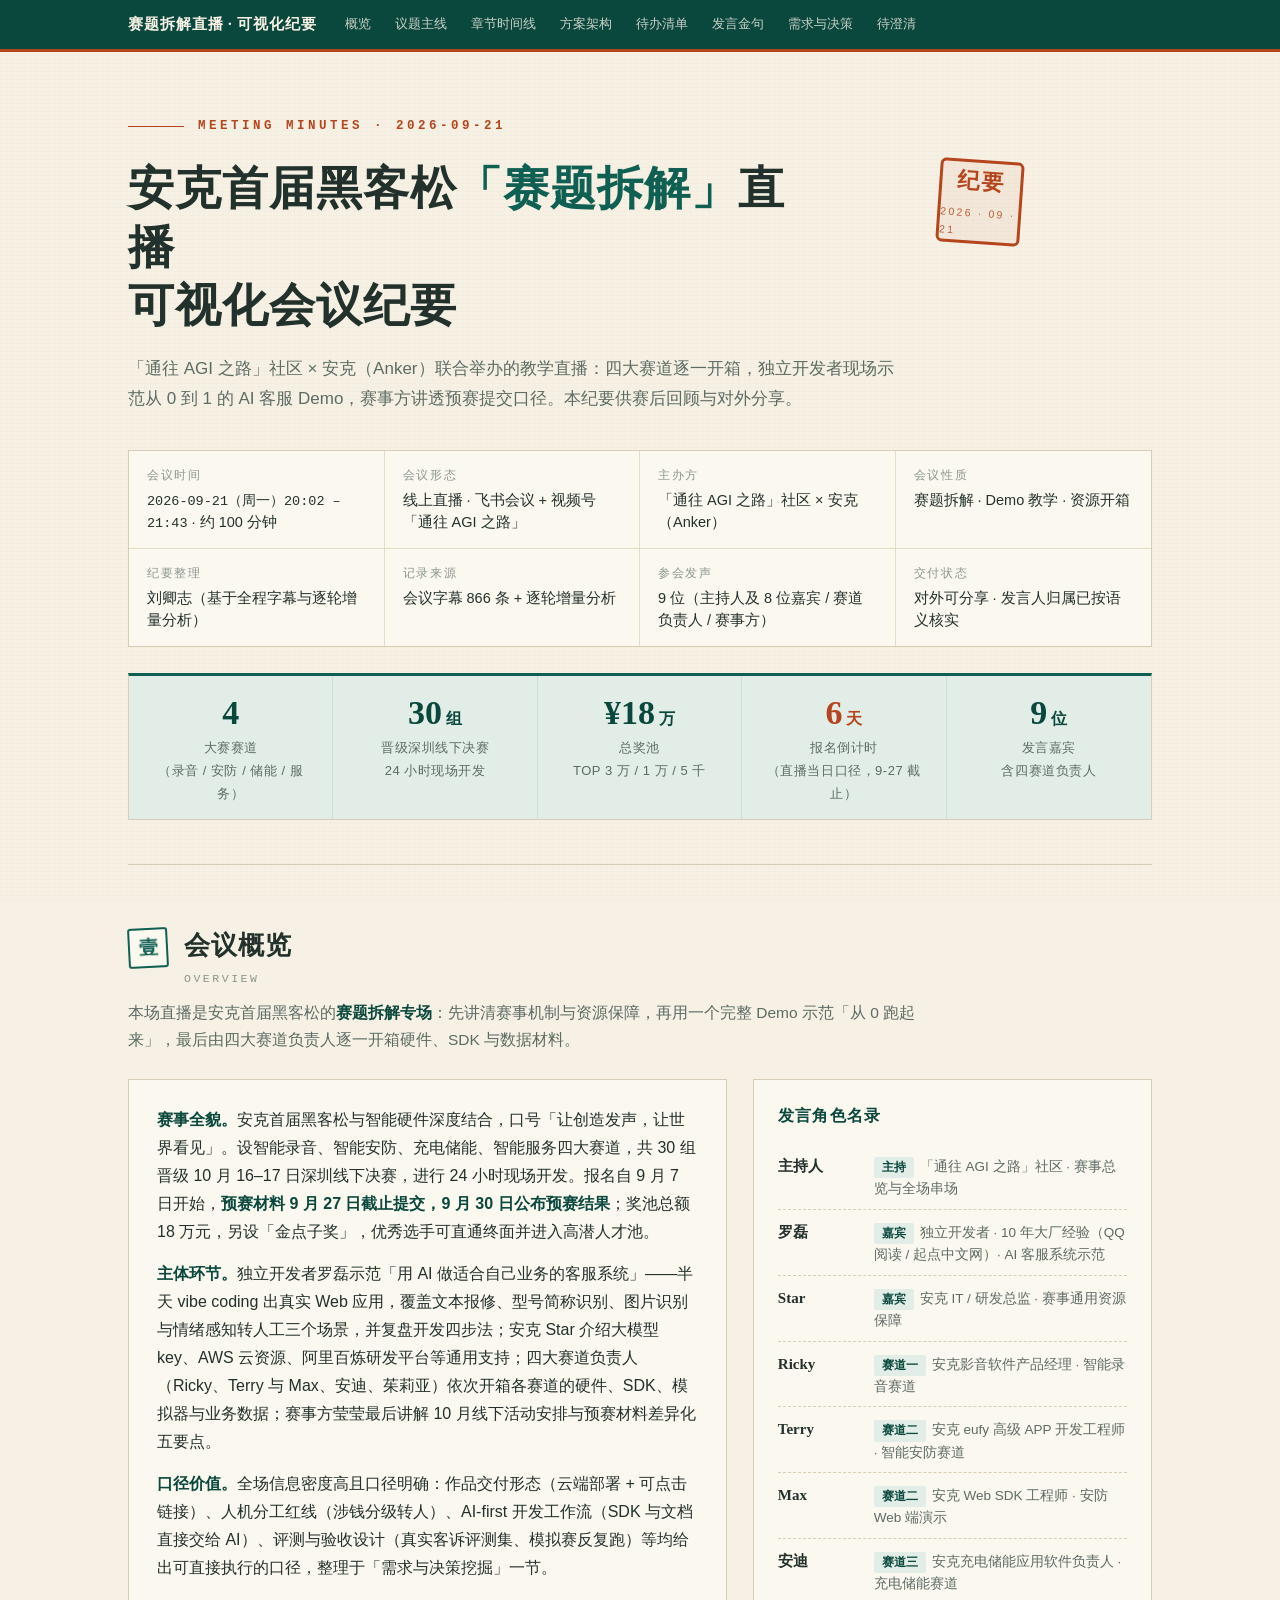
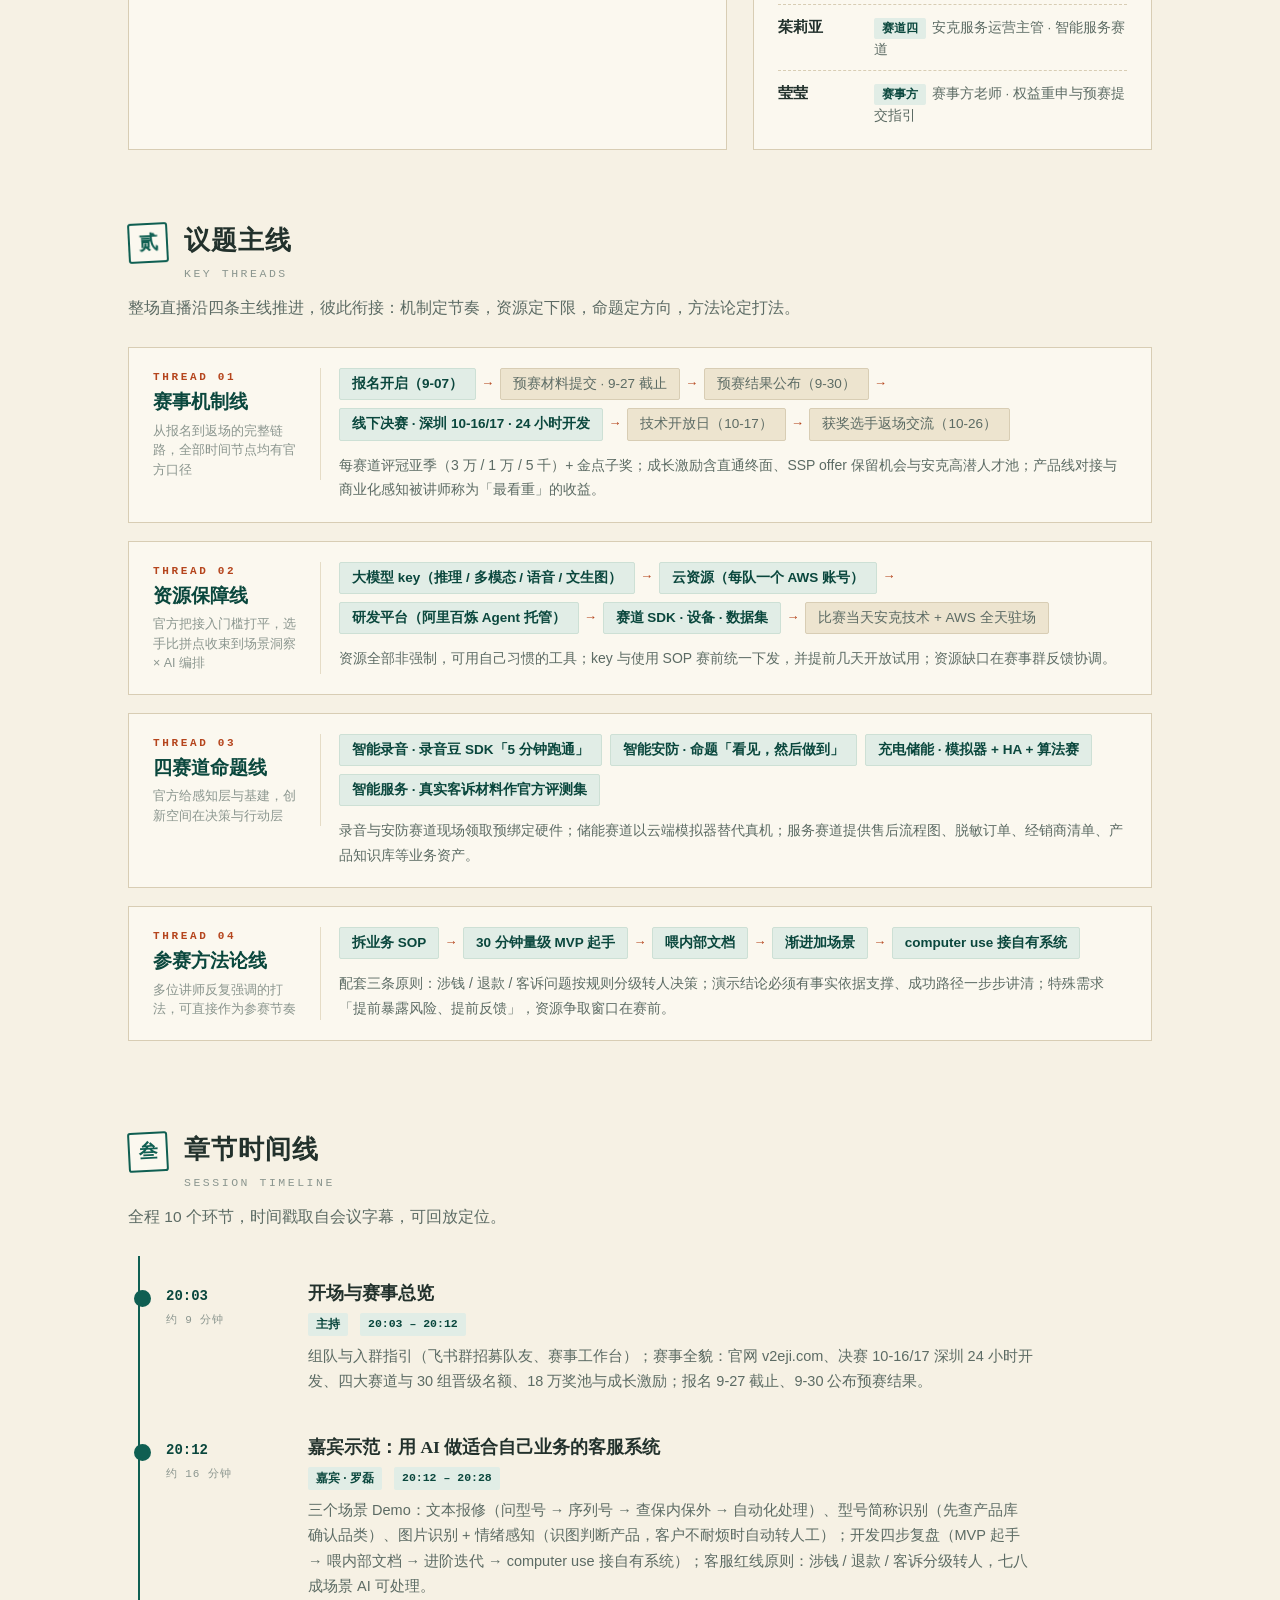
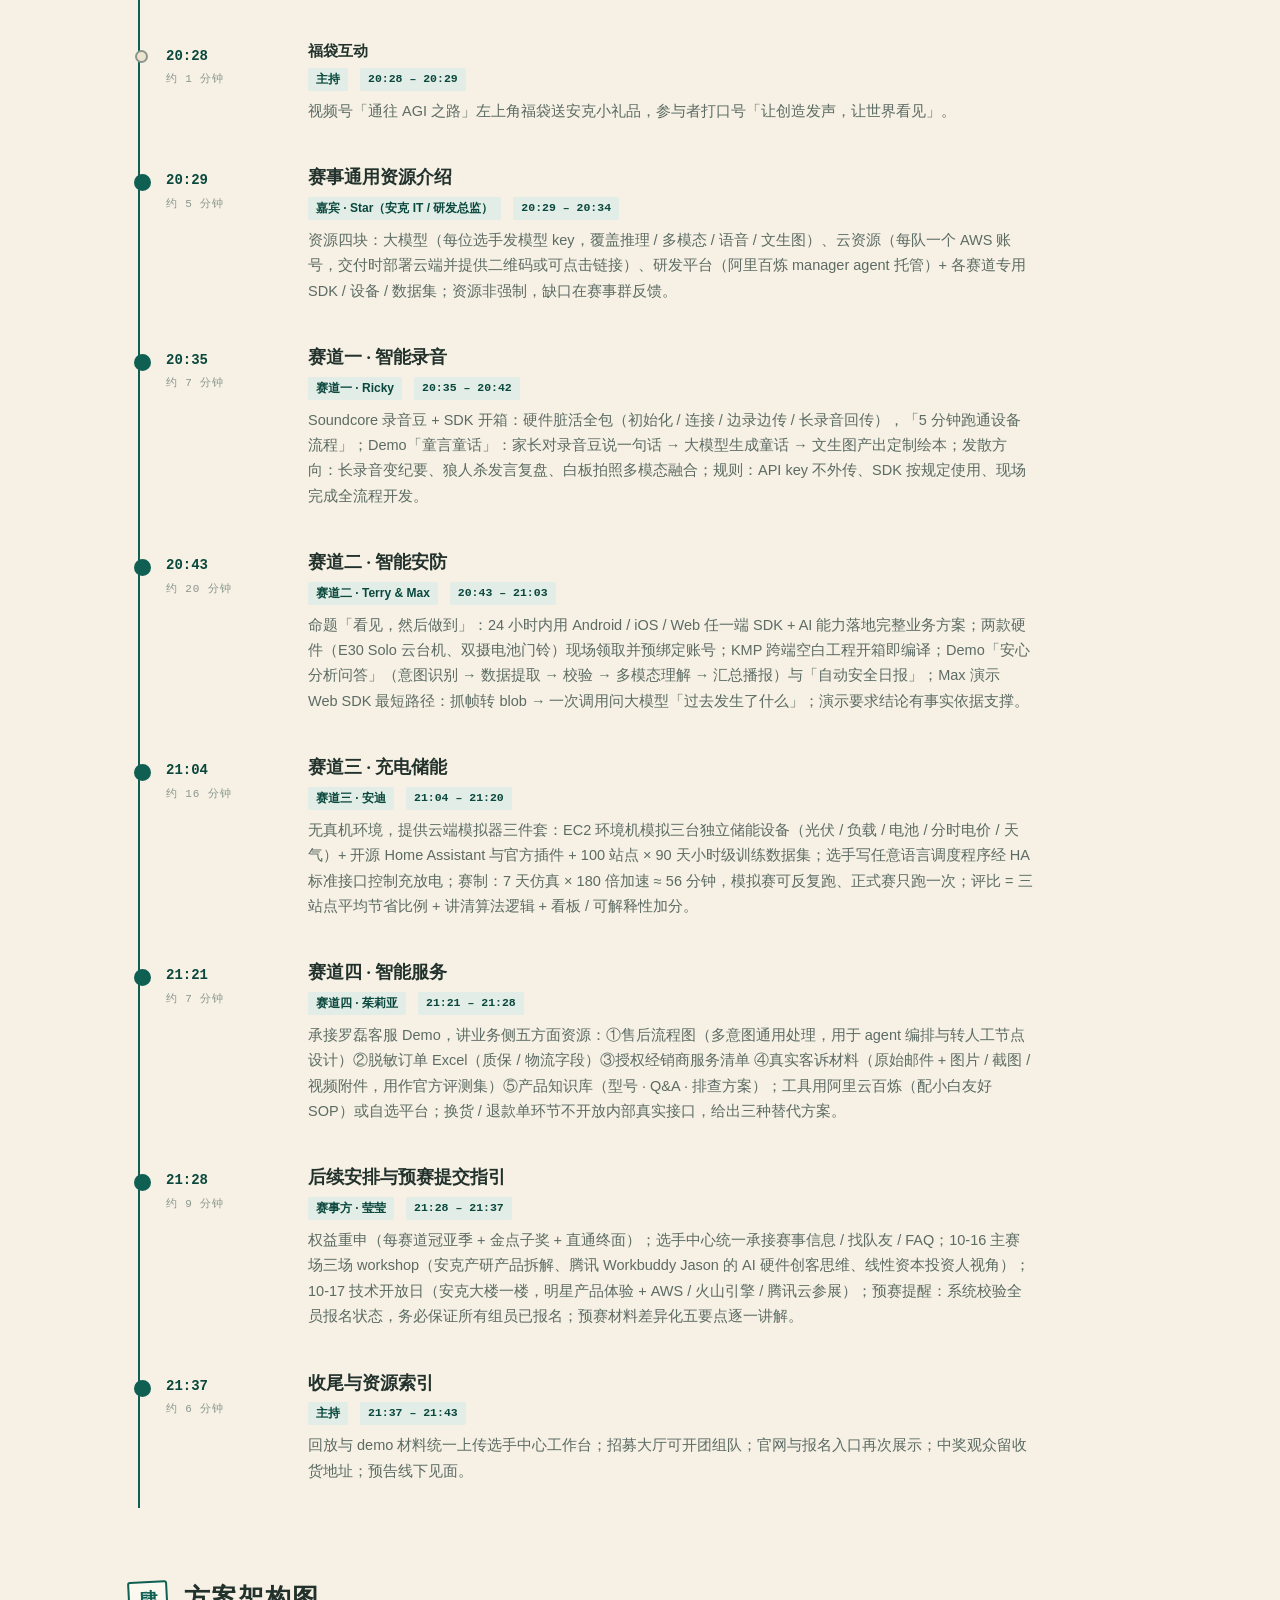
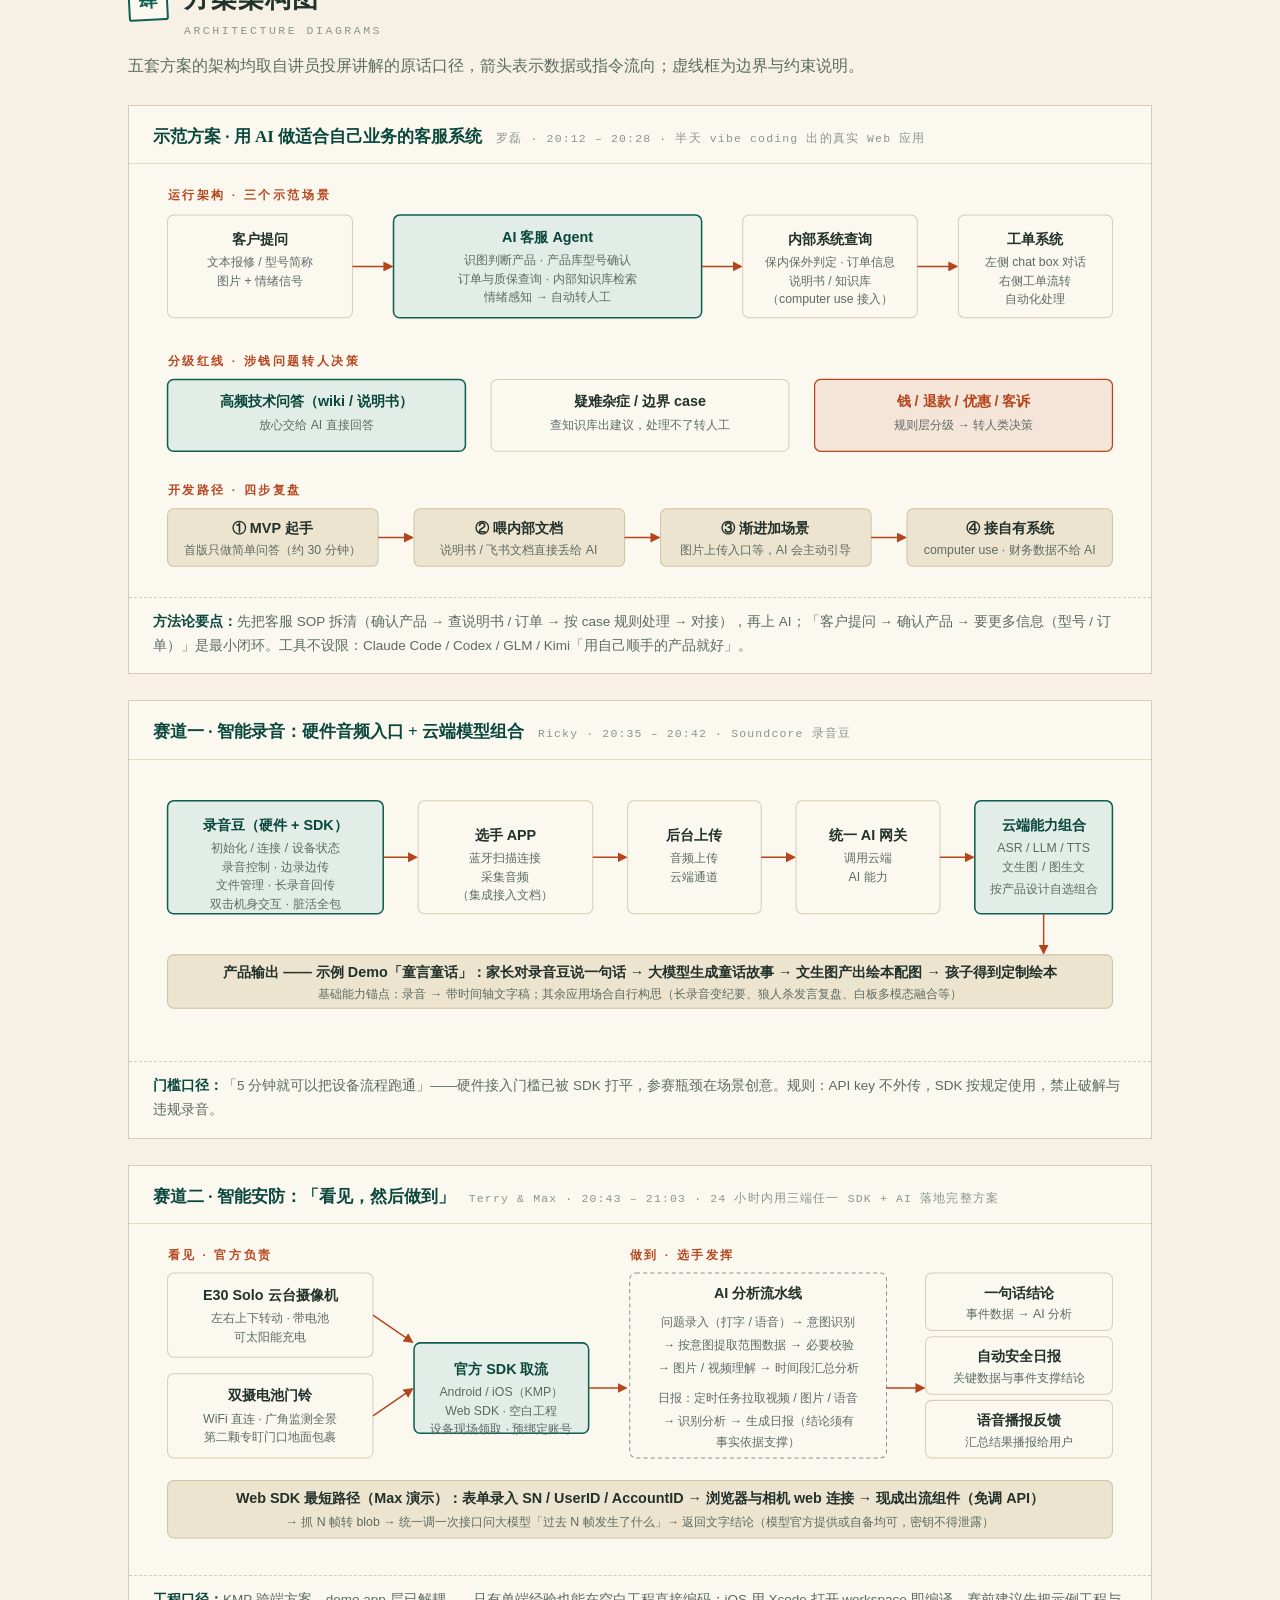
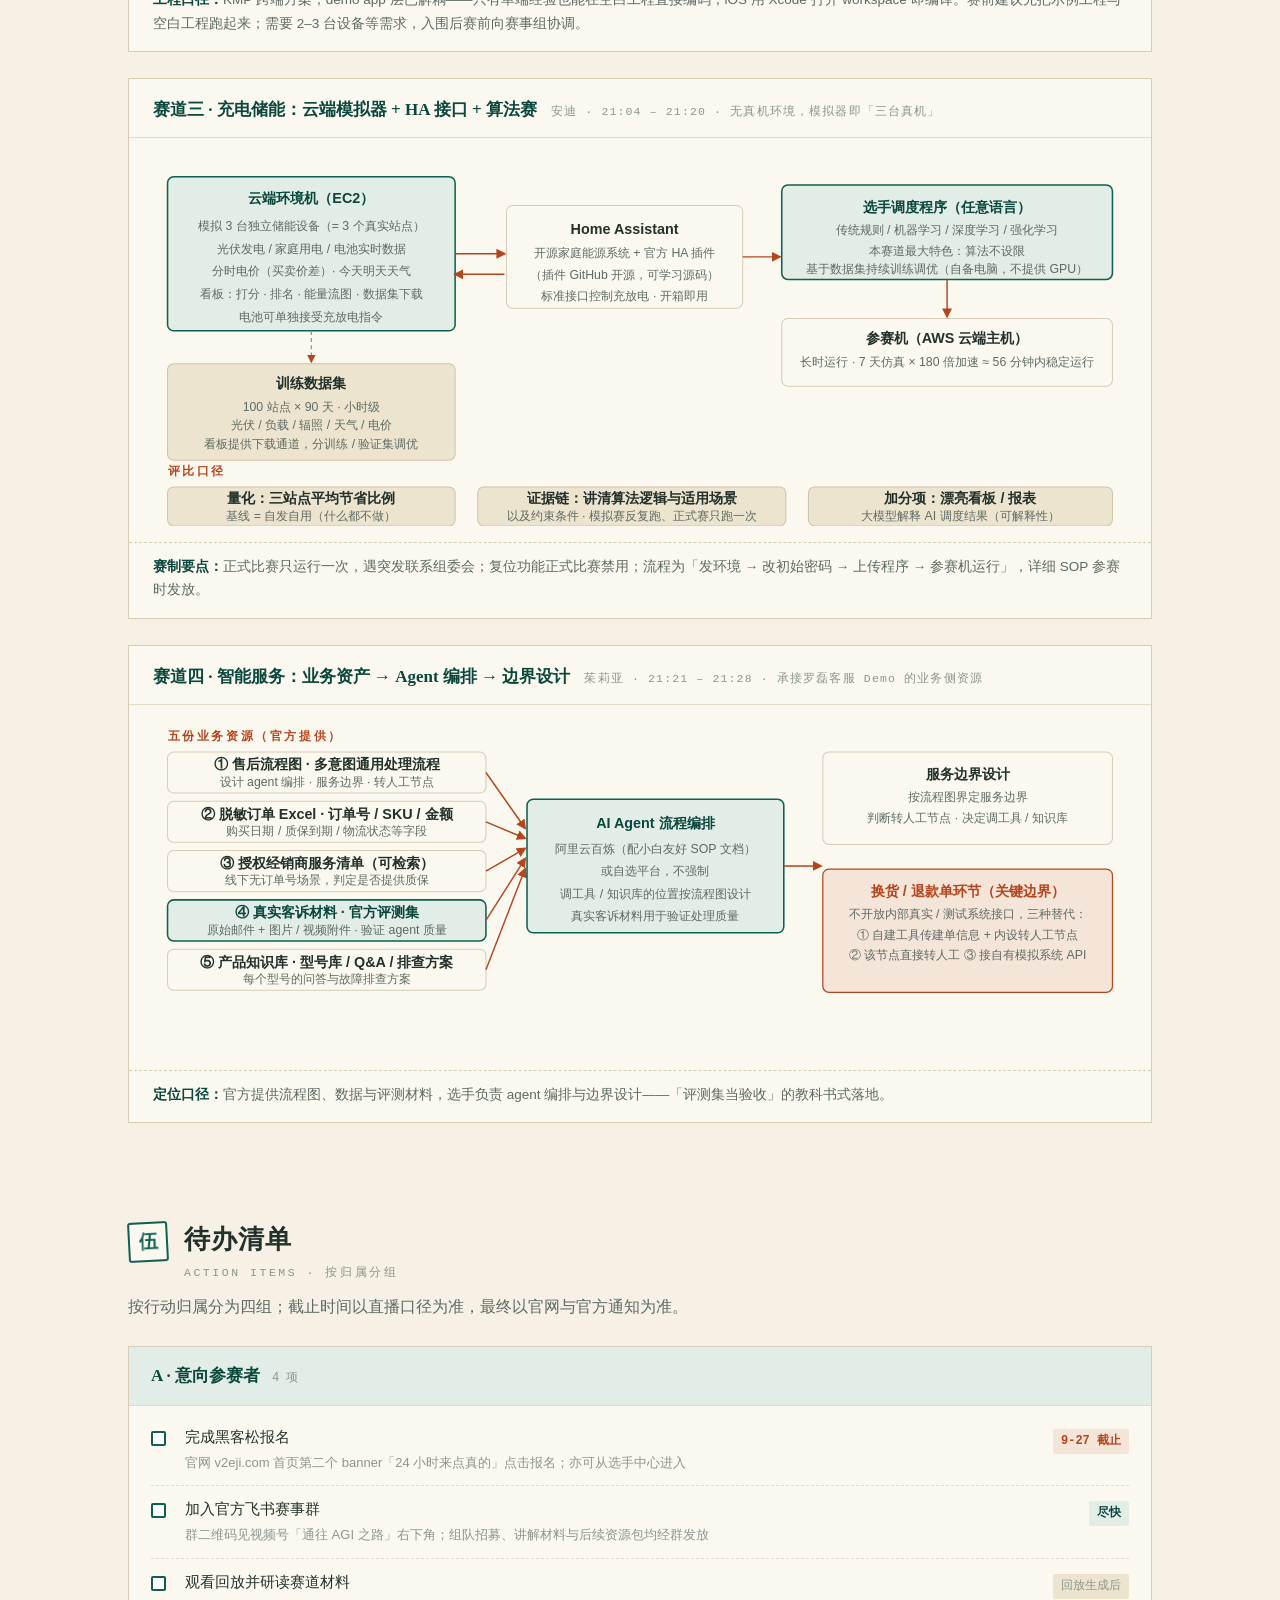
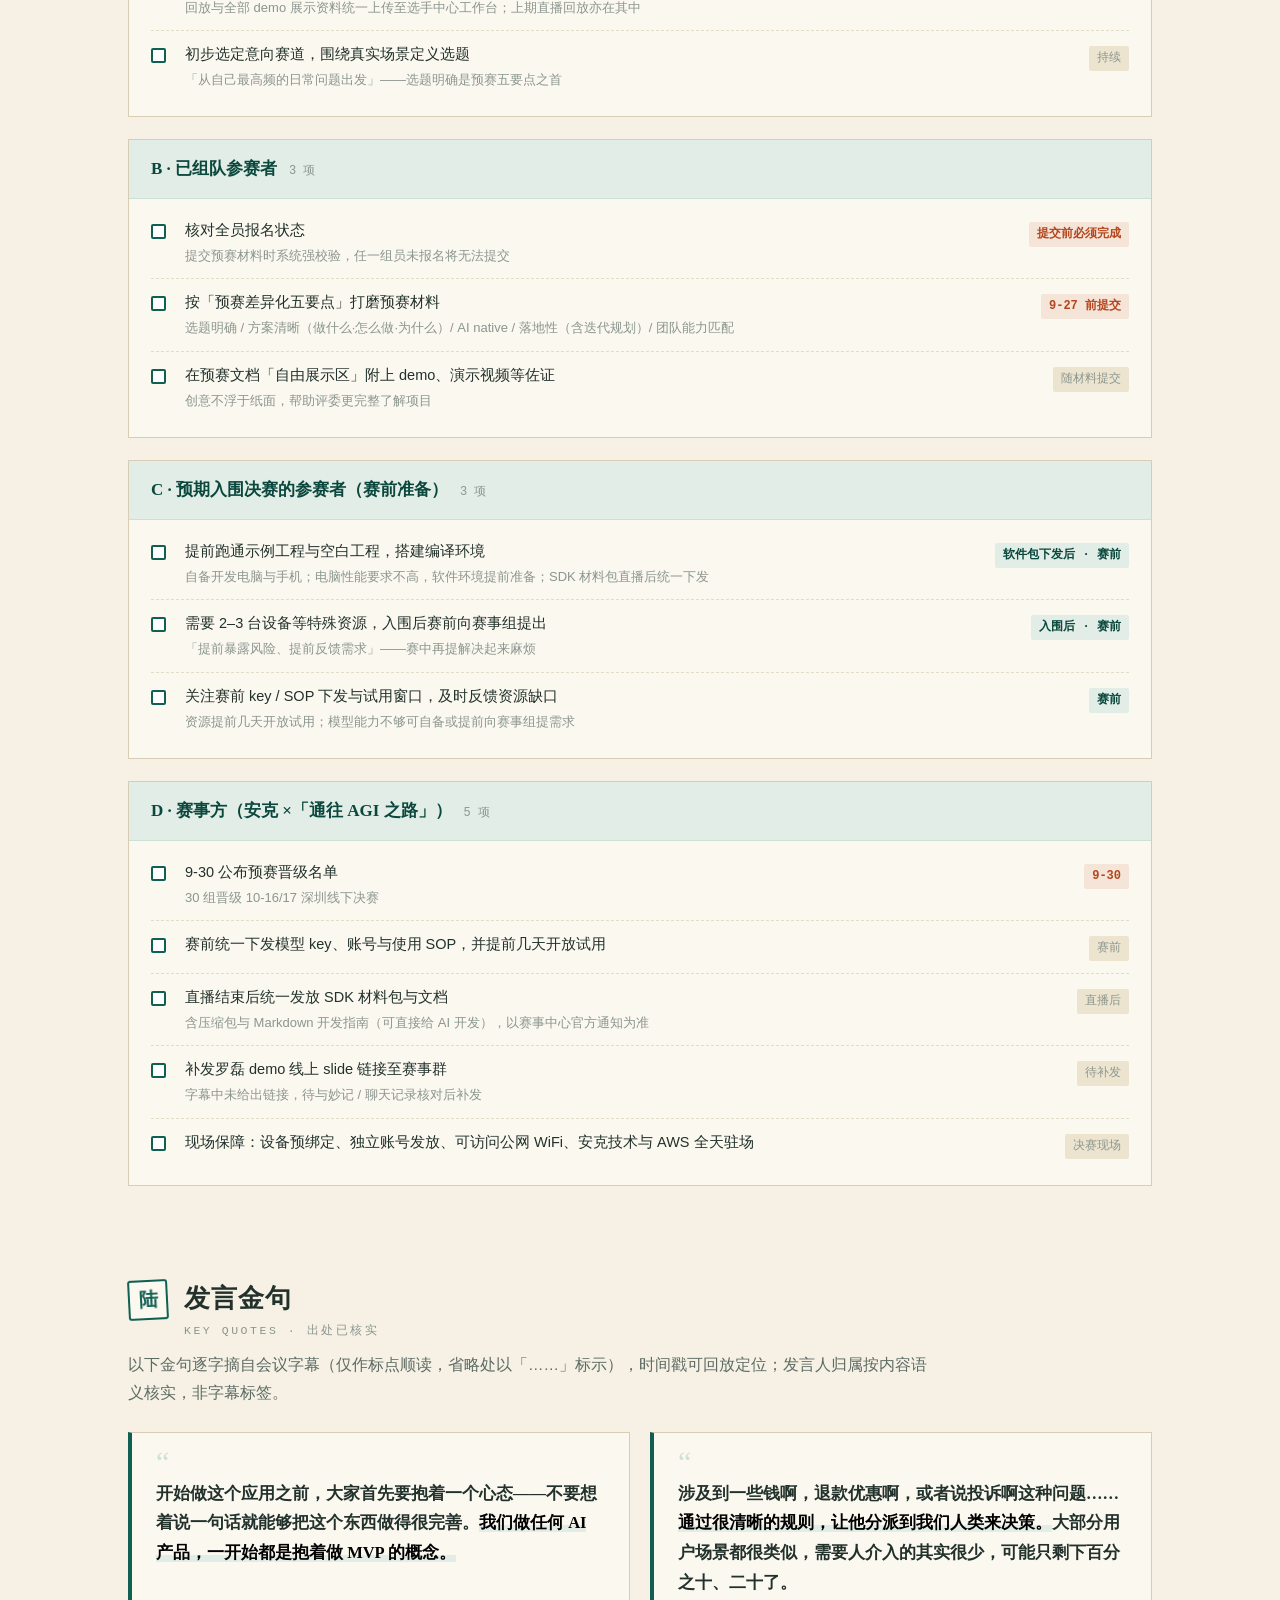
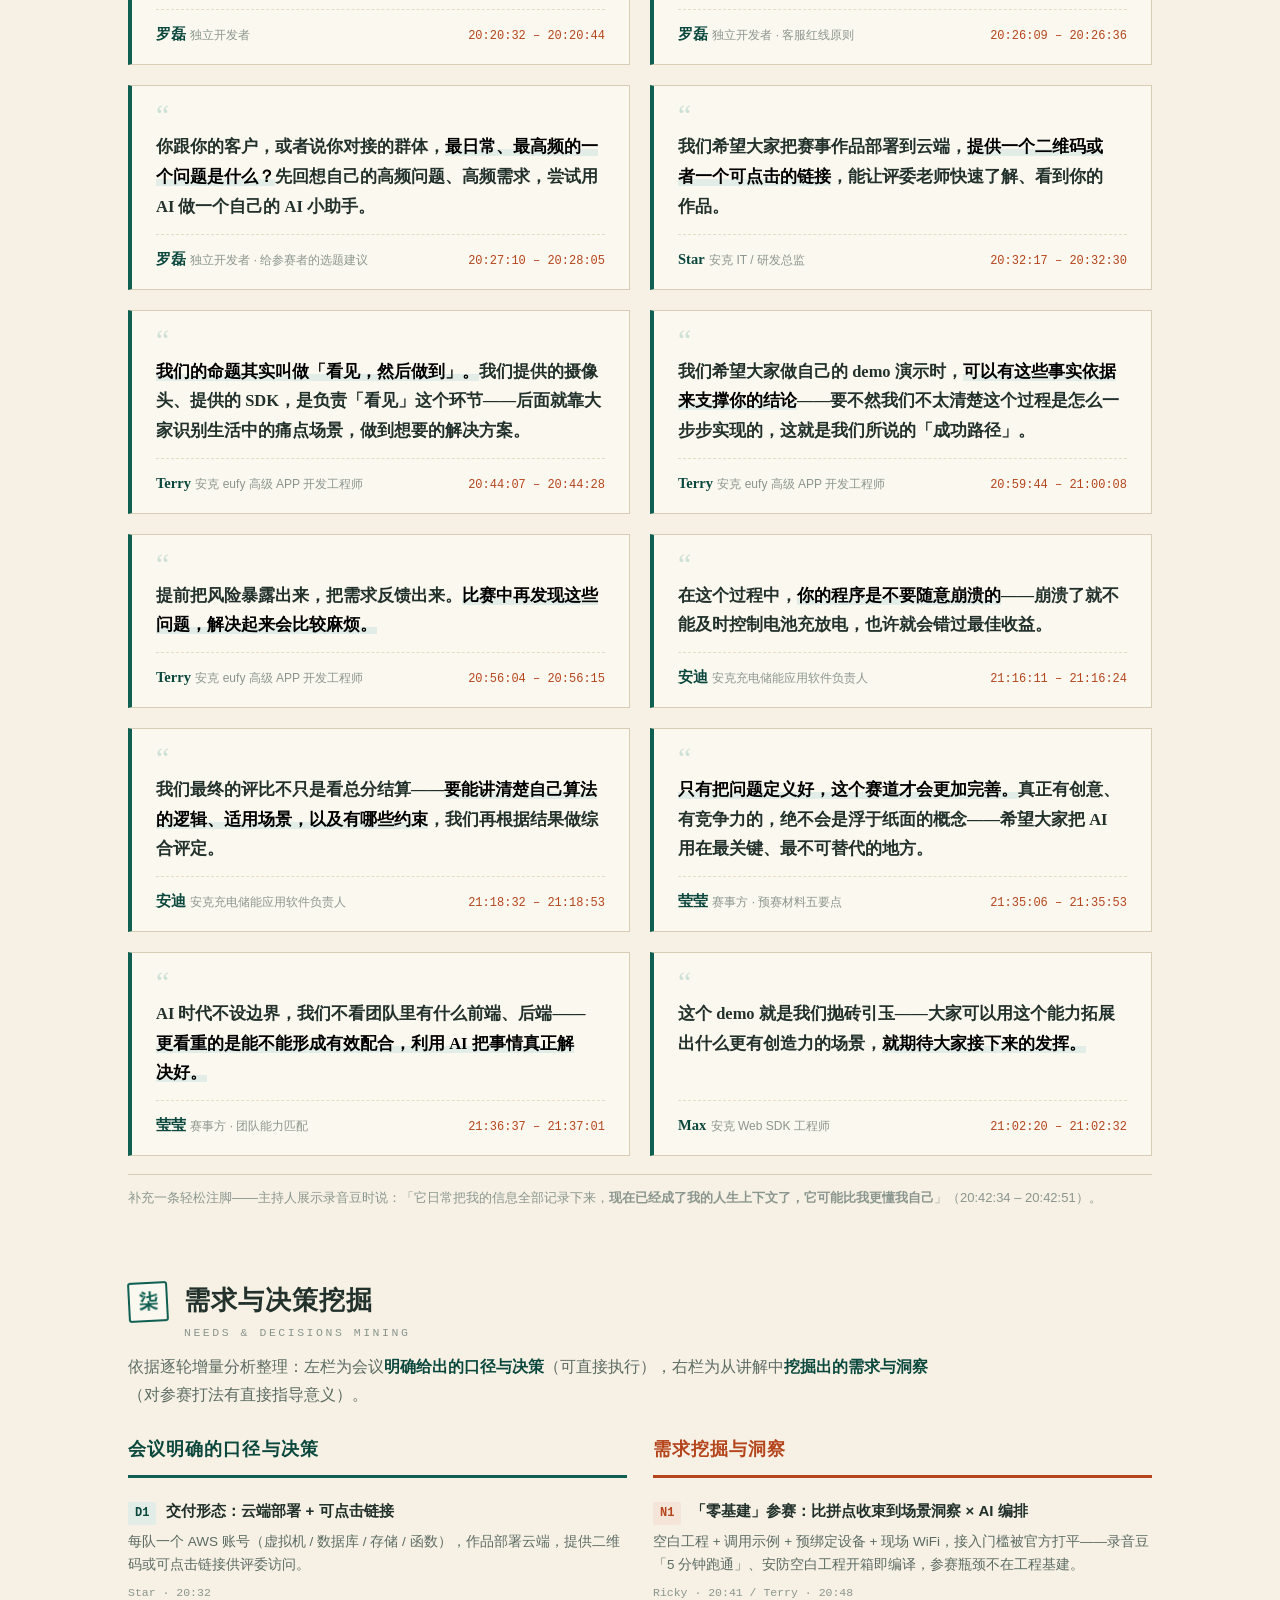
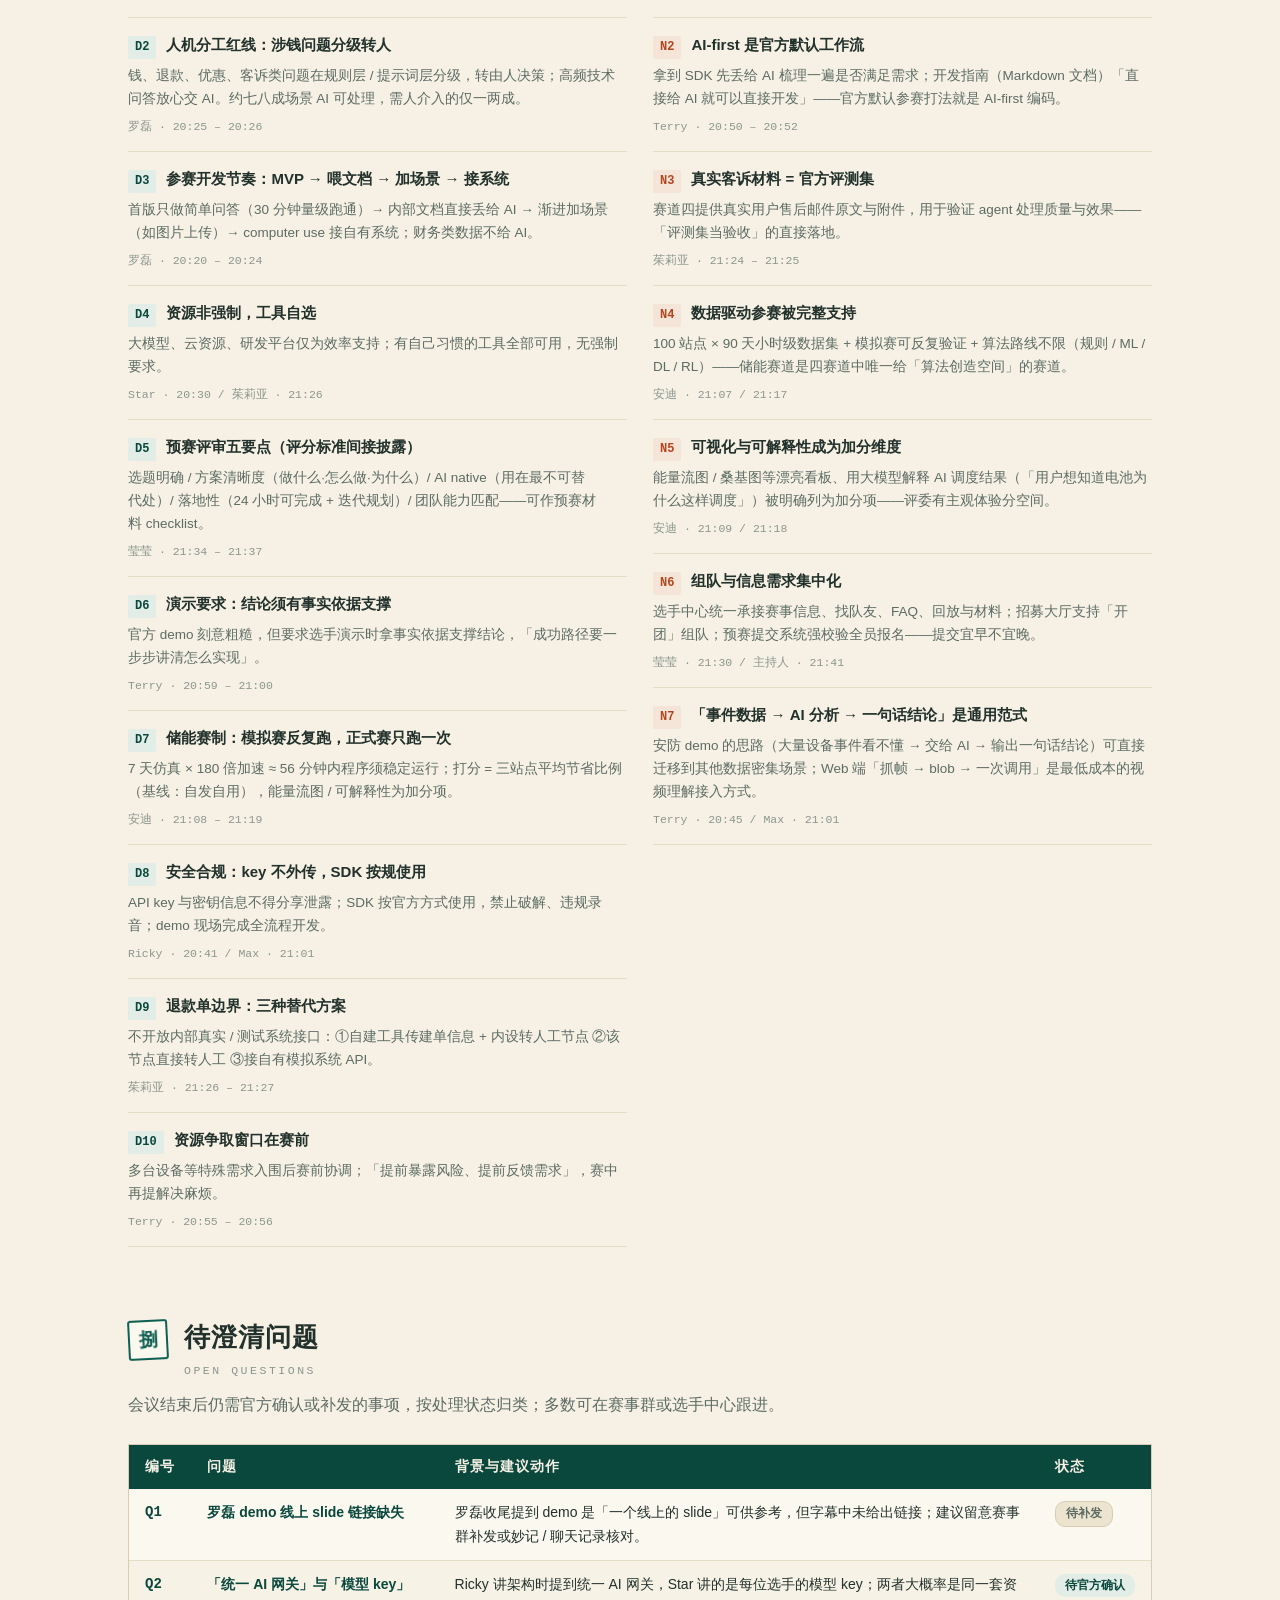
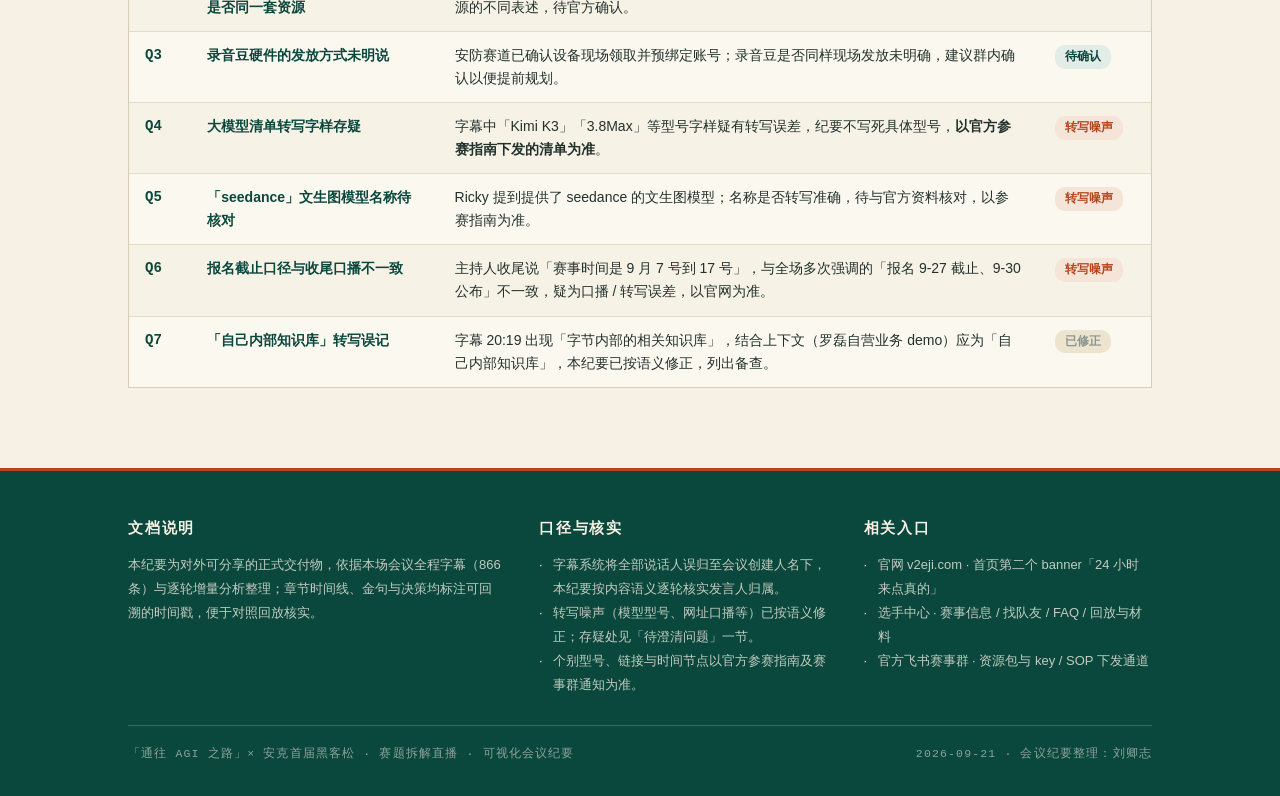
<file: index.html>
<!DOCTYPE html>
<html lang="zh-CN">
<head>
  <meta charset="UTF-8">
  <meta name="viewport" content="width=device-width, initial-scale=1">
  <meta name="creative-medium" content="visual-report">
  <title>赛题拆解直播 · 可视化会议纪要（2026-09-21）</title>
  <link rel="stylesheet" href="https://miaoda.feishu.cn/fonts/css2?family=Noto+Serif+SC:wght@600;700;900&family=Noto+Sans+SC:wght@400;500;700&family=JetBrains+Mono:wght@400;600&display=swap">
  <link rel="stylesheet" href="assets/style.css">
  <style>
    /* SVG 架构图辅助样式 */
    .arch-svg svg text { font-family: var(--sans); }
    .bx { fill: #FBF8EF; stroke: #D8CDB4; stroke-width: 1; }
    .bx-teal { fill: #E1EDE6; stroke: #0F5F52; stroke-width: 1.5; }
    .bx-paper { fill: #EDE4CF; stroke: #CFC3A8; stroke-width: 1; }
    .bx-red { fill: #F5E4D8; stroke: #B5451D; stroke-width: 1.2; }
    .bx-dash { fill: #FBF8EF; stroke: #8B968F; stroke-width: 1; stroke-dasharray: 4 3; }
    .t-title { font-size: 14px; font-weight: 700; fill: #22312C; }
    .t-title-teal { font-size: 14px; font-weight: 700; fill: #0A473D; }
    .t-title-red { font-size: 14px; font-weight: 700; fill: #B5451D; }
    .t-sub { font-size: 12px; fill: #5C6B64; }
    .t-kicker { font-size: 11.5px; font-weight: 700; letter-spacing: 0.22em; fill: #B5451D; }
    .ln { stroke: #B5451D; stroke-width: 1.4; fill: none; }
    .ln-soft { stroke: #8B968F; stroke-width: 1.2; fill: none; stroke-dasharray: 4 3; }
  </style>
</head>
<body>

  <!-- ==================== 顶部导航 ==================== -->
  <nav class="topnav">
    <div class="topnav-inner">
      <div class="topnav-title">赛题拆解直播 · 可视化纪要</div>
      <div class="topnav-links">
        <a href="#overview">概览</a>
        <a href="#threads">议题主线</a>
        <a href="#timeline">章节时间线</a>
        <a href="#arch">方案架构</a>
        <a href="#todo">待办清单</a>
        <a href="#quotes">发言金句</a>
        <a href="#mining">需求与决策</a>
        <a href="#clarify">待澄清</a>
      </div>
    </div>
  </nav>

  <div class="wrap">

    <!-- ==================== 封面 ==================== -->
    <header class="hero" id="top">
      <div class="hero-kicker">
        <div class="rule"></div>
        <span>MEETING MINUTES · 2026-09-21</span>
      </div>
      <div class="hero-head">
        <div>
          <h1 class="hero-title">安克首届黑客松<em>「赛题拆解」</em>直播<br>可视化会议纪要</h1>
          <p class="hero-sub">「通往 AGI 之路」社区 × 安克（Anker）联合举办的教学直播：四大赛道逐一开箱，独立开发者现场示范从 0 到 1 的 AI 客服 Demo，赛事方讲透预赛提交口径。本纪要供赛后回顾与对外分享。</p>
        </div>
        <div class="seal" aria-hidden="true">
          <div class="s1">纪要</div>
          <div class="s2">2026 · 09 · 21</div>
        </div>
      </div>

      <div class="meta-grid">
        <div class="meta-cell"><div class="meta-k">会议时间</div><div class="meta-v"><span class="mono">2026-09-21（周一）20:02 – 21:43</span> · 约 100 分钟</div></div>
        <div class="meta-cell"><div class="meta-k">会议形态</div><div class="meta-v">线上直播 · 飞书会议 + 视频号「通往 AGI 之路」</div></div>
        <div class="meta-cell"><div class="meta-k">主办方</div><div class="meta-v">「通往 AGI 之路」社区 × 安克（Anker）</div></div>
        <div class="meta-cell"><div class="meta-k">会议性质</div><div class="meta-v">赛题拆解 · Demo 教学 · 资源开箱</div></div>
        <div class="meta-cell"><div class="meta-k">纪要整理</div><div class="meta-v">刘卿志（基于全程字幕与逐轮增量分析）</div></div>
        <div class="meta-cell"><div class="meta-k">记录来源</div><div class="meta-v">会议字幕 866 条 + 逐轮增量分析</div></div>
        <div class="meta-cell"><div class="meta-k">参会发声</div><div class="meta-v">9 位（主持人及 8 位嘉宾 / 赛道负责人 / 赛事方）</div></div>
        <div class="meta-cell"><div class="meta-k">交付状态</div><div class="meta-v">对外可分享 · 发言人归属已按语义核实</div></div>
      </div>

      <div class="stat-row">
        <div class="stat"><div class="num">4</div><div class="lbl">大赛赛道<br>（录音 / 安防 / 储能 / 服务）</div></div>
        <div class="stat"><div class="num">30<small> 组</small></div><div class="lbl">晋级深圳线下决赛<br>24 小时现场开发</div></div>
        <div class="stat"><div class="num">¥18<small> 万</small></div><div class="lbl">总奖池<br>TOP 3 万 / 1 万 / 5 千</div></div>
        <div class="stat hot"><div class="num">6<small> 天</small></div><div class="lbl">报名倒计时<br>（直播当日口径，9-27 截止）</div></div>
        <div class="stat"><div class="num">9<small> 位</small></div><div class="lbl">发言嘉宾<br>含四赛道负责人</div></div>
      </div>
    </header>

    <!-- ==================== 壹 · 会议概览 ==================== -->
    <section class="chapter" id="overview">
      <div class="ch-head">
        <div class="ch-seal">壹</div>
        <div>
          <div class="ch-title">会议概览</div>
          <div class="ch-en">OVERVIEW</div>
        </div>
      </div>
      <p class="ch-lede">本场直播是安克首届黑客松的<strong>赛题拆解专场</strong>：先讲清赛事机制与资源保障，再用一个完整 Demo 示范「从 0 跑起来」，最后由四大赛道负责人逐一开箱硬件、SDK 与数据材料。</p>

      <div class="ov-grid">
        <div class="ov-narrative">
          <p><strong>赛事全貌。</strong>安克首届黑客松与智能硬件深度结合，口号「让创造发声，让世界看见」。设智能录音、智能安防、充电储能、智能服务四大赛道，共 30 组晋级 10 月 16–17 日深圳线下决赛，进行 24 小时现场开发。报名自 9 月 7 日开始，<strong>预赛材料 9 月 27 日截止提交，9 月 30 日公布预赛结果</strong>；奖池总额 18 万元，另设「金点子奖」，优秀选手可直通终面并进入高潜人才池。</p>
          <p><strong>主体环节。</strong>独立开发者罗磊示范「用 AI 做适合自己业务的客服系统」——半天 vibe coding 出真实 Web 应用，覆盖文本报修、型号简称识别、图片识别与情绪感知转人工三个场景，并复盘开发四步法；安克 Star 介绍大模型 key、AWS 云资源、阿里百炼研发平台等通用支持；四大赛道负责人（Ricky、Terry 与 Max、安迪、茱莉亚）依次开箱各赛道的硬件、SDK、模拟器与业务数据；赛事方莹莹最后讲解 10 月线下活动安排与预赛材料差异化五要点。</p>
          <p><strong>口径价值。</strong>全场信息密度高且口径明确：作品交付形态（云端部署 + 可点击链接）、人机分工红线（涉钱分级转人）、AI-first 开发工作流（SDK 与文档直接交给 AI）、评测与验收设计（真实客诉评测集、模拟赛反复跑）等均给出可直接执行的口径，整理于「需求与决策挖掘」一节。</p>
        </div>
        <div class="roster">
          <h3>发言角色名录</h3>
          <div class="roster-item"><div class="roster-name">主持人</div><div class="roster-role"><span class="tag">主持</span>「通往 AGI 之路」社区 · 赛事总览与全场串场</div></div>
          <div class="roster-item"><div class="roster-name">罗磊</div><div class="roster-role"><span class="tag">嘉宾</span>独立开发者 · 10 年大厂经验（QQ阅读 / 起点中文网）· AI 客服系统示范</div></div>
          <div class="roster-item"><div class="roster-name">Star</div><div class="roster-role"><span class="tag">嘉宾</span>安克 IT / 研发总监 · 赛事通用资源保障</div></div>
          <div class="roster-item"><div class="roster-name">Ricky</div><div class="roster-role"><span class="tag">赛道一</span>安克影音软件产品经理 · 智能录音赛道</div></div>
          <div class="roster-item"><div class="roster-name">Terry</div><div class="roster-role"><span class="tag">赛道二</span>安克 eufy 高级 APP 开发工程师 · 智能安防赛道</div></div>
          <div class="roster-item"><div class="roster-name">Max</div><div class="roster-role"><span class="tag">赛道二</span>安克 Web SDK 工程师 · 安防 Web 端演示</div></div>
          <div class="roster-item"><div class="roster-name">安迪</div><div class="roster-role"><span class="tag">赛道三</span>安克充电储能应用软件负责人 · 充电储能赛道</div></div>
          <div class="roster-item"><div class="roster-name">茱莉亚</div><div class="roster-role"><span class="tag">赛道四</span>安克服务运营主管 · 智能服务赛道</div></div>
          <div class="roster-item"><div class="roster-name">莹莹</div><div class="roster-role"><span class="tag">赛事方</span>赛事方老师 · 权益重申与预赛提交指引</div></div>
        </div>
      </div>
    </section>

    <!-- ==================== 贰 · 议题主线 ==================== -->
    <section class="chapter" id="threads">
      <div class="ch-head">
        <div class="ch-seal">贰</div>
        <div>
          <div class="ch-title">议题主线</div>
          <div class="ch-en">KEY THREADS</div>
        </div>
      </div>
      <p class="ch-lede">整场直播沿四条主线推进，彼此衔接：机制定节奏，资源定下限，命题定方向，方法论定打法。</p>

      <div class="thread">
        <div class="thread-k">
          <div class="no">THREAD 01</div>
          <div class="name">赛事机制线</div>
          <div class="note">从报名到返场的完整链路，全部时间节点均有官方口径</div>
        </div>
        <div>
          <div class="flow">
            <span class="step">报名开启（9-07）</span><span class="arr">→</span>
            <span class="step plain">预赛材料提交 · 9-27 截止</span><span class="arr">→</span>
            <span class="step plain">预赛结果公布（9-30）</span><span class="arr">→</span>
            <span class="step">线下决赛 · 深圳 10-16/17 · 24 小时开发</span><span class="arr">→</span>
            <span class="step plain">技术开放日（10-17）</span><span class="arr">→</span>
            <span class="step plain">获奖选手返场交流（10-26）</span>
          </div>
          <p class="thread-desc">每赛道评冠亚季（3 万 / 1 万 / 5 千）+ 金点子奖；成长激励含直通终面、SSP offer 保留机会与安克高潜人才池；产品线对接与商业化感知被讲师称为「最看重」的收益。</p>
        </div>
      </div>

      <div class="thread">
        <div class="thread-k">
          <div class="no">THREAD 02</div>
          <div class="name">资源保障线</div>
          <div class="note">官方把接入门槛打平，选手比拼点收束到场景洞察 × AI 编排</div>
        </div>
        <div>
          <div class="flow">
            <span class="step">大模型 key（推理 / 多模态 / 语音 / 文生图）</span><span class="arr">→</span>
            <span class="step">云资源（每队一个 AWS 账号）</span><span class="arr">→</span>
            <span class="step">研发平台（阿里百炼 Agent 托管）</span><span class="arr">→</span>
            <span class="step">赛道 SDK · 设备 · 数据集</span><span class="arr">→</span>
            <span class="step plain">比赛当天安克技术 + AWS 全天驻场</span>
          </div>
          <p class="thread-desc">资源全部非强制，可用自己习惯的工具；key 与使用 SOP 赛前统一下发，并提前几天开放试用；资源缺口在赛事群反馈协调。</p>
        </div>
      </div>

      <div class="thread">
        <div class="thread-k">
          <div class="no">THREAD 03</div>
          <div class="name">四赛道命题线</div>
          <div class="note">官方给感知层与基建，创新空间在决策与行动层</div>
        </div>
        <div>
          <div class="flow">
            <span class="step">智能录音 · 录音豆 SDK「5 分钟跑通」</span>
            <span class="step">智能安防 · 命题「看见，然后做到」</span>
            <span class="step">充电储能 · 模拟器 + HA + 算法赛</span>
            <span class="step">智能服务 · 真实客诉材料作官方评测集</span>
          </div>
          <p class="thread-desc">录音与安防赛道现场领取预绑定硬件；储能赛道以云端模拟器替代真机；服务赛道提供售后流程图、脱敏订单、经销商清单、产品知识库等业务资产。</p>
        </div>
      </div>

      <div class="thread">
        <div class="thread-k">
          <div class="no">THREAD 04</div>
          <div class="name">参赛方法论线</div>
          <div class="note">多位讲师反复强调的打法，可直接作为参赛节奏</div>
        </div>
        <div>
          <div class="flow">
            <span class="step">拆业务 SOP</span><span class="arr">→</span>
            <span class="step">30 分钟量级 MVP 起手</span><span class="arr">→</span>
            <span class="step">喂内部文档</span><span class="arr">→</span>
            <span class="step">渐进加场景</span><span class="arr">→</span>
            <span class="step">computer use 接自有系统</span>
          </div>
          <p class="thread-desc">配套三条原则：涉钱 / 退款 / 客诉问题按规则分级转人决策；演示结论必须有事实依据支撑、成功路径一步步讲清；特殊需求「提前暴露风险、提前反馈」，资源争取窗口在赛前。</p>
        </div>
      </div>
    </section>

    <!-- ==================== 叁 · 章节时间线 ==================== -->
    <section class="chapter" id="timeline">
      <div class="ch-head">
        <div class="ch-seal">叁</div>
        <div>
          <div class="ch-title">章节时间线</div>
          <div class="ch-en">SESSION TIMELINE</div>
        </div>
      </div>
      <p class="ch-lede">全程 10 个环节，时间戳取自会议字幕，可回放定位。</p>

      <div class="tl">
        <div class="tl-item major">
          <div class="tl-time">20:03<span class="dur">约 9 分钟</span></div>
          <div class="tl-body">
            <div class="tl-title">开场与赛事总览</div>
            <div class="tl-meta"><span class="tag">主持</span><span class="tag mono">20:03 – 20:12</span></div>
            <p class="tl-desc">组队与入群指引（飞书群招募队友、赛事工作台）；赛事全貌：官网 v2eji.com、决赛 10-16/17 深圳 24 小时开发、四大赛道与 30 组晋级名额、18 万奖池与成长激励；报名 9-27 截止、9-30 公布预赛结果。</p>
          </div>
        </div>
        <div class="tl-item major">
          <div class="tl-time">20:12<span class="dur">约 16 分钟</span></div>
          <div class="tl-body">
            <div class="tl-title">嘉宾示范：用 AI 做适合自己业务的客服系统</div>
            <div class="tl-meta"><span class="tag">嘉宾 · 罗磊</span><span class="tag mono">20:12 – 20:28</span></div>
            <p class="tl-desc">三个场景 Demo：文本报修（问型号 → 序列号 → 查保内保外 → 自动化处理）、型号简称识别（先查产品库确认品类）、图片识别 + 情绪感知（识图判断产品，客户不耐烦时自动转人工）；开发四步复盘（MVP 起手 → 喂内部文档 → 进阶迭代 → computer use 接自有系统）；客服红线原则：涉钱 / 退款 / 客诉分级转人，七八成场景 AI 可处理。</p>
          </div>
        </div>
        <div class="tl-item minor">
          <div class="tl-time">20:28<span class="dur">约 1 分钟</span></div>
          <div class="tl-body">
            <div class="tl-title">福袋互动</div>
            <div class="tl-meta"><span class="tag">主持</span><span class="tag mono">20:28 – 20:29</span></div>
            <p class="tl-desc">视频号「通往 AGI 之路」左上角福袋送安克小礼品，参与者打口号「让创造发声，让世界看见」。</p>
          </div>
        </div>
        <div class="tl-item major">
          <div class="tl-time">20:29<span class="dur">约 5 分钟</span></div>
          <div class="tl-body">
            <div class="tl-title">赛事通用资源介绍</div>
            <div class="tl-meta"><span class="tag">嘉宾 · Star（安克 IT / 研发总监）</span><span class="tag mono">20:29 – 20:34</span></div>
            <p class="tl-desc">资源四块：大模型（每位选手发模型 key，覆盖推理 / 多模态 / 语音 / 文生图）、云资源（每队一个 AWS 账号，交付时部署云端并提供二维码或可点击链接）、研发平台（阿里百炼 manager agent 托管）+ 各赛道专用 SDK / 设备 / 数据集；资源非强制，缺口在赛事群反馈。</p>
          </div>
        </div>
        <div class="tl-item major">
          <div class="tl-time">20:35<span class="dur">约 7 分钟</span></div>
          <div class="tl-body">
            <div class="tl-title">赛道一 · 智能录音</div>
            <div class="tl-meta"><span class="tag">赛道一 · Ricky</span><span class="tag mono">20:35 – 20:42</span></div>
            <p class="tl-desc">Soundcore 录音豆 + SDK 开箱：硬件脏活全包（初始化 / 连接 / 边录边传 / 长录音回传），「5 分钟跑通设备流程」；Demo「童言童话」：家长对录音豆说一句话 → 大模型生成童话 → 文生图产出定制绘本；发散方向：长录音变纪要、狼人杀发言复盘、白板拍照多模态融合；规则：API key 不外传、SDK 按规定使用、现场完成全流程开发。</p>
          </div>
        </div>
        <div class="tl-item major">
          <div class="tl-time">20:43<span class="dur">约 20 分钟</span></div>
          <div class="tl-body">
            <div class="tl-title">赛道二 · 智能安防</div>
            <div class="tl-meta"><span class="tag">赛道二 · Terry &amp; Max</span><span class="tag mono">20:43 – 21:03</span></div>
            <p class="tl-desc">命题「看见，然后做到」：24 小时内用 Android / iOS / Web 任一端 SDK + AI 能力落地完整业务方案；两款硬件（E30 Solo 云台机、双摄电池门铃）现场领取并预绑定账号；KMP 跨端空白工程开箱即编译；Demo「安心分析问答」（意图识别 → 数据提取 → 校验 → 多模态理解 → 汇总播报）与「自动安全日报」；Max 演示 Web SDK 最短路径：抓帧转 blob → 一次调用问大模型「过去发生了什么」；演示要求结论有事实依据支撑。</p>
          </div>
        </div>
        <div class="tl-item major">
          <div class="tl-time">21:04<span class="dur">约 16 分钟</span></div>
          <div class="tl-body">
            <div class="tl-title">赛道三 · 充电储能</div>
            <div class="tl-meta"><span class="tag">赛道三 · 安迪</span><span class="tag mono">21:04 – 21:20</span></div>
            <p class="tl-desc">无真机环境，提供云端模拟器三件套：EC2 环境机模拟三台独立储能设备（光伏 / 负载 / 电池 / 分时电价 / 天气）+ 开源 Home Assistant 与官方插件 + 100 站点 × 90 天小时级训练数据集；选手写任意语言调度程序经 HA 标准接口控制充放电；赛制：7 天仿真 × 180 倍加速 ≈ 56 分钟，模拟赛可反复跑、正式赛只跑一次；评比 = 三站点平均节省比例 + 讲清算法逻辑 + 看板 / 可解释性加分。</p>
          </div>
        </div>
        <div class="tl-item major">
          <div class="tl-time">21:21<span class="dur">约 7 分钟</span></div>
          <div class="tl-body">
            <div class="tl-title">赛道四 · 智能服务</div>
            <div class="tl-meta"><span class="tag">赛道四 · 茱莉亚</span><span class="tag mono">21:21 – 21:28</span></div>
            <p class="tl-desc">承接罗磊客服 Demo，讲业务侧五方面资源：①售后流程图（多意图通用处理，用于 agent 编排与转人工节点设计）②脱敏订单 Excel（质保 / 物流字段）③授权经销商服务清单 ④真实客诉材料（原始邮件 + 图片 / 截图 / 视频附件，用作官方评测集）⑤产品知识库（型号 · Q&amp;A · 排查方案）；工具用阿里云百炼（配小白友好 SOP）或自选平台；换货 / 退款单环节不开放内部真实接口，给出三种替代方案。</p>
          </div>
        </div>
        <div class="tl-item major">
          <div class="tl-time">21:28<span class="dur">约 9 分钟</span></div>
          <div class="tl-body">
            <div class="tl-title">后续安排与预赛提交指引</div>
            <div class="tl-meta"><span class="tag">赛事方 · 莹莹</span><span class="tag mono">21:28 – 21:37</span></div>
            <p class="tl-desc">权益重申（每赛道冠亚季 + 金点子奖 + 直通终面）；选手中心统一承接赛事信息 / 找队友 / FAQ；10-16 主赛场三场 workshop（安克产研产品拆解、腾讯 Workbuddy Jason 的 AI 硬件创客思维、线性资本投资人视角）；10-17 技术开放日（安克大楼一楼，明星产品体验 + AWS / 火山引擎 / 腾讯云参展）；预赛提醒：系统校验全员报名状态，务必保证所有组员已报名；预赛材料差异化五要点逐一讲解。</p>
          </div>
        </div>
        <div class="tl-item major">
          <div class="tl-time">21:37<span class="dur">约 6 分钟</span></div>
          <div class="tl-body">
            <div class="tl-title">收尾与资源索引</div>
            <div class="tl-meta"><span class="tag">主持</span><span class="tag mono">21:37 – 21:43</span></div>
            <p class="tl-desc">回放与 demo 材料统一上传选手中心工作台；招募大厅可开团组队；官网与报名入口再次展示；中奖观众留收货地址；预告线下见面。</p>
          </div>
        </div>
      </div>
    </section>

    <!-- ==================== 肆 · 方案架构图 ==================== -->
    <section class="chapter" id="arch">
      <div class="ch-head">
        <div class="ch-seal">肆</div>
        <div>
          <div class="ch-title">方案架构图</div>
          <div class="ch-en">ARCHITECTURE DIAGRAMS</div>
        </div>
      </div>
      <p class="ch-lede">五套方案的架构均取自讲员投屏讲解的原话口径，箭头表示数据或指令流向；虚线框为边界与约束说明。</p>

      <!-- 图 1 · 罗磊 AI 客服系统 -->
      <div class="arch-card">
        <div class="arch-head">
          <span class="t">示范方案 · 用 AI 做适合自己业务的客服系统</span>
          <span class="src">罗磊 · 20:12 – 20:28 · 半天 vibe coding 出的真实 Web 应用</span>
        </div>
        <div class="arch-svg">
          <svg viewBox="0 0 960 396" role="img" aria-label="罗磊 AI 客服系统架构图">
            <defs>
              <marker id="ar1" viewBox="0 0 10 10" refX="8" refY="5" markerWidth="7" markerHeight="7" orient="auto-start-reverse">
                <path d="M0,0 L10,5 L0,10 z" fill="#B5451D"></path>
              </marker>
            </defs>
            <text x="20" y="24" class="t-kicker">运行架构 · 三个示范场景</text>
            <rect x="20" y="40" width="180" height="100" rx="6" class="bx"></rect>
            <text x="110" y="68" text-anchor="middle" class="t-title">客户提问</text>
            <text x="110" y="90" text-anchor="middle" class="t-sub">文本报修 / 型号简称</text>
            <text x="110" y="108" text-anchor="middle" class="t-sub">图片 + 情绪信号</text>
            <line x1="200" y1="90" x2="238" y2="90" class="ln" marker-end="url(#ar1)"></line>
            <rect x="240" y="40" width="300" height="100" rx="6" class="bx-teal"></rect>
            <text x="390" y="66" text-anchor="middle" class="t-title-teal">AI 客服 Agent</text>
            <text x="390" y="88" text-anchor="middle" class="t-sub">识图判断产品 · 产品库型号确认</text>
            <text x="390" y="106" text-anchor="middle" class="t-sub">订单与质保查询 · 内部知识库检索</text>
            <text x="390" y="124" text-anchor="middle" class="t-sub">情绪感知 → 自动转人工</text>
            <line x1="540" y1="90" x2="578" y2="90" class="ln" marker-end="url(#ar1)"></line>
            <rect x="580" y="40" width="170" height="100" rx="6" class="bx"></rect>
            <text x="665" y="68" text-anchor="middle" class="t-title">内部系统查询</text>
            <text x="665" y="90" text-anchor="middle" class="t-sub">保内保外判定 · 订单信息</text>
            <text x="665" y="108" text-anchor="middle" class="t-sub">说明书 / 知识库</text>
            <text x="665" y="126" text-anchor="middle" class="t-sub">（computer use 接入）</text>
            <line x1="750" y1="90" x2="788" y2="90" class="ln" marker-end="url(#ar1)"></line>
            <rect x="790" y="40" width="150" height="100" rx="6" class="bx"></rect>
            <text x="865" y="68" text-anchor="middle" class="t-title">工单系统</text>
            <text x="865" y="90" text-anchor="middle" class="t-sub">左侧 chat box 对话</text>
            <text x="865" y="108" text-anchor="middle" class="t-sub">右侧工单流转</text>
            <text x="865" y="126" text-anchor="middle" class="t-sub">自动化处理</text>

            <text x="20" y="186" class="t-kicker">分级红线 · 涉钱问题转人决策</text>
            <rect x="20" y="200" width="290" height="70" rx="6" class="bx-teal"></rect>
            <text x="165" y="226" text-anchor="middle" class="t-title-teal">高频技术问答（wiki / 说明书）</text>
            <text x="165" y="248" text-anchor="middle" class="t-sub">放心交给 AI 直接回答</text>
            <rect x="335" y="200" width="290" height="70" rx="6" class="bx"></rect>
            <text x="480" y="226" text-anchor="middle" class="t-title">疑难杂症 / 边界 case</text>
            <text x="480" y="248" text-anchor="middle" class="t-sub">查知识库出建议，处理不了转人工</text>
            <rect x="650" y="200" width="290" height="70" rx="6" class="bx-red"></rect>
            <text x="795" y="226" text-anchor="middle" class="t-title-red">钱 / 退款 / 优惠 / 客诉</text>
            <text x="795" y="248" text-anchor="middle" class="t-sub">规则层分级 → 转人类决策</text>

            <text x="20" y="312" class="t-kicker">开发路径 · 四步复盘</text>
            <rect x="20" y="326" width="205" height="56" rx="6" class="bx-paper"></rect>
            <text x="122" y="350" text-anchor="middle" class="t-title">① MVP 起手</text>
            <text x="122" y="370" text-anchor="middle" class="t-sub">首版只做简单问答（约 30 分钟）</text>
            <line x1="225" y1="354" x2="258" y2="354" class="ln" marker-end="url(#ar1)"></line>
            <rect x="260" y="326" width="205" height="56" rx="6" class="bx-paper"></rect>
            <text x="362" y="350" text-anchor="middle" class="t-title">② 喂内部文档</text>
            <text x="362" y="370" text-anchor="middle" class="t-sub">说明书 / 飞书文档直接丢给 AI</text>
            <line x1="465" y1="354" x2="498" y2="354" class="ln" marker-end="url(#ar1)"></line>
            <rect x="500" y="326" width="205" height="56" rx="6" class="bx-paper"></rect>
            <text x="602" y="350" text-anchor="middle" class="t-title">③ 渐进加场景</text>
            <text x="602" y="370" text-anchor="middle" class="t-sub">图片上传入口等，AI 会主动引导</text>
            <line x1="705" y1="354" x2="738" y2="354" class="ln" marker-end="url(#ar1)"></line>
            <rect x="740" y="326" width="200" height="56" rx="6" class="bx-paper"></rect>
            <text x="840" y="350" text-anchor="middle" class="t-title">④ 接自有系统</text>
            <text x="840" y="370" text-anchor="middle" class="t-sub">computer use · 财务数据不给 AI</text>
          </svg>
        </div>
        <div class="arch-note"><strong>方法论要点：</strong>先把客服 SOP 拆清（确认产品 → 查说明书 / 订单 → 按 case 规则处理 → 对接），再上 AI；「客户提问 → 确认产品 → 要更多信息（型号 / 订单）」是最小闭环。工具不设限：Claude Code / Codex / GLM / Kimi「用自己顺手的产品就好」。</div>
      </div>

      <!-- 图 2 · 赛道一 智能录音 -->
      <div class="arch-card">
        <div class="arch-head">
          <span class="t">赛道一 · 智能录音：硬件音频入口 + 云端模型组合</span>
          <span class="src">Ricky · 20:35 – 20:42 · Soundcore 录音豆</span>
        </div>
        <div class="arch-svg">
          <svg viewBox="0 0 960 268" role="img" aria-label="智能录音赛道架构图">
            <defs>
              <marker id="ar2" viewBox="0 0 10 10" refX="8" refY="5" markerWidth="7" markerHeight="7" orient="auto-start-reverse">
                <path d="M0,0 L10,5 L0,10 z" fill="#B5451D"></path>
              </marker>
            </defs>
            <rect x="20" y="30" width="210" height="110" rx="6" class="bx-teal"></rect>
            <text x="125" y="58" text-anchor="middle" class="t-title-teal">录音豆（硬件 + SDK）</text>
            <text x="125" y="80" text-anchor="middle" class="t-sub">初始化 / 连接 / 设备状态</text>
            <text x="125" y="98" text-anchor="middle" class="t-sub">录音控制 · 边录边传</text>
            <text x="125" y="116" text-anchor="middle" class="t-sub">文件管理 · 长录音回传</text>
            <text x="125" y="134" text-anchor="middle" class="t-sub">双击机身交互 · 脏活全包</text>
            <line x1="230" y1="85" x2="262" y2="85" class="ln" marker-end="url(#ar2)"></line>
            <rect x="264" y="30" width="170" height="110" rx="6" class="bx"></rect>
            <text x="349" y="68" text-anchor="middle" class="t-title">选手 APP</text>
            <text x="349" y="90" text-anchor="middle" class="t-sub">蓝牙扫描连接</text>
            <text x="349" y="108" text-anchor="middle" class="t-sub">采集音频</text>
            <text x="349" y="126" text-anchor="middle" class="t-sub">（集成接入文档）</text>
            <line x1="434" y1="85" x2="466" y2="85" class="ln" marker-end="url(#ar2)"></line>
            <rect x="468" y="30" width="130" height="110" rx="6" class="bx"></rect>
            <text x="533" y="68" text-anchor="middle" class="t-title">后台上传</text>
            <text x="533" y="90" text-anchor="middle" class="t-sub">音频上传</text>
            <text x="533" y="108" text-anchor="middle" class="t-sub">云端通道</text>
            <line x1="598" y1="85" x2="630" y2="85" class="ln" marker-end="url(#ar2)"></line>
            <rect x="632" y="30" width="140" height="110" rx="6" class="bx"></rect>
            <text x="702" y="68" text-anchor="middle" class="t-title">统一 AI 网关</text>
            <text x="702" y="90" text-anchor="middle" class="t-sub">调用云端</text>
            <text x="702" y="108" text-anchor="middle" class="t-sub">AI 能力</text>
            <line x1="772" y1="85" x2="804" y2="85" class="ln" marker-end="url(#ar2)"></line>
            <rect x="806" y="30" width="134" height="110" rx="6" class="bx-teal"></rect>
            <text x="873" y="58" text-anchor="middle" class="t-title-teal">云端能力组合</text>
            <text x="873" y="80" text-anchor="middle" class="t-sub">ASR / LLM / TTS</text>
            <text x="873" y="98" text-anchor="middle" class="t-sub">文生图 / 图生文</text>
            <text x="873" y="120" text-anchor="middle" class="t-sub">按产品设计自选组合</text>
            <path d="M 873 140 L 873 178" class="ln" marker-end="url(#ar2)"></path>
            <rect x="20" y="180" width="920" height="52" rx="6" class="bx-paper"></rect>
            <text x="480" y="202" text-anchor="middle" class="t-title">产品输出 —— 示例 Demo「童言童话」：家长对录音豆说一句话 → 大模型生成童话故事 → 文生图产出绘本配图 → 孩子得到定制绘本</text>
            <text x="480" y="222" text-anchor="middle" class="t-sub">基础能力锚点：录音 → 带时间轴文字稿；其余应用场合自行构思（长录音变纪要、狼人杀发言复盘、白板多模态融合等）</text>
          </svg>
        </div>
        <div class="arch-note"><strong>门槛口径：</strong>「5 分钟就可以把设备流程跑通」——硬件接入门槛已被 SDK 打平，参赛瓶颈在场景创意。规则：API key 不外传，SDK 按规定使用，禁止破解与违规录音。</div>
      </div>

      <!-- 图 3 · 赛道二 智能安防 -->
      <div class="arch-card">
        <div class="arch-head">
          <span class="t">赛道二 · 智能安防：「看见，然后做到」</span>
          <span class="src">Terry &amp; Max · 20:43 – 21:03 · 24 小时内用三端任一 SDK + AI 落地完整方案</span>
        </div>
        <div class="arch-svg">
          <svg viewBox="0 0 960 316" role="img" aria-label="智能安防赛道架构图">
            <defs>
              <marker id="ar3" viewBox="0 0 10 10" refX="8" refY="5" markerWidth="7" markerHeight="7" orient="auto-start-reverse">
                <path d="M0,0 L10,5 L0,10 z" fill="#B5451D"></path>
              </marker>
            </defs>
            <text x="20" y="24" class="t-kicker">看见 · 官方负责</text>
            <rect x="20" y="38" width="200" height="82" rx="6" class="bx"></rect>
            <text x="120" y="64" text-anchor="middle" class="t-title">E30 Solo 云台摄像机</text>
            <text x="120" y="86" text-anchor="middle" class="t-sub">左右上下转动 · 带电池</text>
            <text x="120" y="104" text-anchor="middle" class="t-sub">可太阳能充电</text>
            <rect x="20" y="136" width="200" height="82" rx="6" class="bx"></rect>
            <text x="120" y="162" text-anchor="middle" class="t-title">双摄电池门铃</text>
            <text x="120" y="184" text-anchor="middle" class="t-sub">WiFi 直连 · 广角监测全景</text>
            <text x="120" y="202" text-anchor="middle" class="t-sub">第二颗专盯门口地面包裹</text>
            <line x1="220" y1="79" x2="258" y2="105" class="ln" marker-end="url(#ar3)"></line>
            <line x1="220" y1="177" x2="258" y2="151" class="ln" marker-end="url(#ar3)"></line>
            <rect x="260" y="106" width="170" height="88" rx="6" class="bx-teal"></rect>
            <text x="345" y="136" text-anchor="middle" class="t-title-teal">官方 SDK 取流</text>
            <text x="345" y="158" text-anchor="middle" class="t-sub">Android / iOS（KMP）</text>
            <text x="345" y="176" text-anchor="middle" class="t-sub">Web SDK · 空白工程</text>
            <text x="345" y="194" text-anchor="middle" class="t-sub">设备现场领取 · 预绑定账号</text>
            <line x1="430" y1="150" x2="466" y2="150" class="ln" marker-end="url(#ar3)"></line>
            <text x="470" y="24" class="t-kicker">做到 · 选手发挥</text>
            <rect x="470" y="38" width="250" height="180" rx="6" class="bx-dash"></rect>
            <text x="595" y="62" text-anchor="middle" class="t-title">AI 分析流水线</text>
            <text x="595" y="90" text-anchor="middle" class="t-sub">问题录入（打字 / 语音）→ 意图识别</text>
            <text x="595" y="112" text-anchor="middle" class="t-sub">→ 按意图提取范围数据 → 必要校验</text>
            <text x="595" y="134" text-anchor="middle" class="t-sub">→ 图片 / 视频理解 → 时间段汇总分析</text>
            <text x="595" y="164" text-anchor="middle" class="t-sub">日报：定时任务拉取视频 / 图片 / 语音</text>
            <text x="595" y="186" text-anchor="middle" class="t-sub">→ 识别分析 → 生成日报（结论须有</text>
            <text x="595" y="206" text-anchor="middle" class="t-sub">事实依据支撑）</text>
            <line x1="720" y1="150" x2="756" y2="150" class="ln" marker-end="url(#ar3)"></line>
            <rect x="758" y="38" width="182" height="56" rx="6" class="bx"></rect>
            <text x="849" y="62" text-anchor="middle" class="t-title">一句话结论</text>
            <text x="849" y="82" text-anchor="middle" class="t-sub">事件数据 → AI 分析</text>
            <rect x="758" y="100" width="182" height="56" rx="6" class="bx"></rect>
            <text x="849" y="124" text-anchor="middle" class="t-title">自动安全日报</text>
            <text x="849" y="144" text-anchor="middle" class="t-sub">关键数据与事件支撑结论</text>
            <rect x="758" y="162" width="182" height="56" rx="6" class="bx"></rect>
            <text x="849" y="186" text-anchor="middle" class="t-title">语音播报反馈</text>
            <text x="849" y="206" text-anchor="middle" class="t-sub">汇总结果播报给用户</text>
            <rect x="20" y="240" width="920" height="56" rx="6" class="bx-paper"></rect>
            <text x="480" y="262" text-anchor="middle" class="t-title">Web SDK 最短路径（Max 演示）：表单录入 SN / UserID / AccountID → 浏览器与相机 web 连接 → 现成出流组件（免调 API）</text>
            <text x="480" y="284" text-anchor="middle" class="t-sub">→ 抓 N 帧转 blob → 统一调一次接口问大模型「过去 N 帧发生了什么」→ 返回文字结论（模型官方提供或自备均可，密钥不得泄露）</text>
          </svg>
        </div>
        <div class="arch-note"><strong>工程口径：</strong>KMP 跨端方案，demo app 层已解耦——只有单端经验也能在空白工程直接编码；iOS 用 Xcode 打开 workspace 即编译。赛前建议先把示例工程与空白工程跑起来；需要 2–3 台设备等需求，入围后赛前向赛事组协调。</div>
      </div>

      <!-- 图 4 · 赛道三 充电储能 -->
      <div class="arch-card">
        <div class="arch-head">
          <span class="t">赛道三 · 充电储能：云端模拟器 + HA 接口 + 算法赛</span>
          <span class="src">安迪 · 21:04 – 21:20 · 无真机环境，模拟器即「三台真机」</span>
        </div>
        <div class="arch-svg">
          <svg viewBox="0 0 960 368" role="img" aria-label="充电储能赛道架构图">
            <defs>
              <marker id="ar4" viewBox="0 0 10 10" refX="8" refY="5" markerWidth="7" markerHeight="7" orient="auto-start-reverse">
                <path d="M0,0 L10,5 L0,10 z" fill="#B5451D"></path>
              </marker>
            </defs>
            <rect x="20" y="28" width="280" height="150" rx="6" class="bx-teal"></rect>
            <text x="160" y="54" text-anchor="middle" class="t-title-teal">云端环境机（EC2）</text>
            <text x="160" y="80" text-anchor="middle" class="t-sub">模拟 3 台独立储能设备（= 3 个真实站点）</text>
            <text x="160" y="102" text-anchor="middle" class="t-sub">光伏发电 / 家庭用电 / 电池实时数据</text>
            <text x="160" y="124" text-anchor="middle" class="t-sub">分时电价（买卖价差）· 今天明天天气</text>
            <text x="160" y="146" text-anchor="middle" class="t-sub">看板：打分 · 排名 · 能量流图 · 数据集下载</text>
            <text x="160" y="168" text-anchor="middle" class="t-sub">电池可单独接受充放电指令</text>
            <path d="M 300 103 L 348 103" class="ln" marker-end="url(#ar4)"></path>
            <path d="M 348 123 L 300 123" class="ln" marker-end="url(#ar4)"></path>
            <rect x="350" y="56" width="230" height="100" rx="6" class="bx"></rect>
            <text x="465" y="84" text-anchor="middle" class="t-title">Home Assistant</text>
            <text x="465" y="106" text-anchor="middle" class="t-sub">开源家庭能源系统 + 官方 HA 插件</text>
            <text x="465" y="128" text-anchor="middle" class="t-sub">（插件 GitHub 开源，可学习源码）</text>
            <text x="465" y="148" text-anchor="middle" class="t-sub">标准接口控制充放电 · 开箱即用</text>
            <line x1="580" y1="106" x2="616" y2="106" class="ln" marker-end="url(#ar4)"></line>
            <rect x="618" y="36" width="322" height="92" rx="6" class="bx-teal"></rect>
            <text x="779" y="62" text-anchor="middle" class="t-title-teal">选手调度程序（任意语言）</text>
            <text x="779" y="84" text-anchor="middle" class="t-sub">传统规则 / 机器学习 / 深度学习 / 强化学习</text>
            <text x="779" y="104" text-anchor="middle" class="t-sub">本赛道最大特色：算法不设限</text>
            <text x="779" y="122" text-anchor="middle" class="t-sub">基于数据集持续训练调优（自备电脑，不提供 GPU）</text>
            <path d="M 779 128 L 779 164" class="ln" marker-end="url(#ar4)"></path>
            <rect x="618" y="166" width="322" height="66" rx="6" class="bx"></rect>
            <text x="779" y="190" text-anchor="middle" class="t-title">参赛机（AWS 云端主机）</text>
            <text x="779" y="212" text-anchor="middle" class="t-sub">长时运行 · 7 天仿真 × 180 倍加速 ≈ 56 分钟内稳定运行</text>
            <path d="M 160 178 L 160 208" class="ln-soft" marker-end="url(#ar4)"></path>
            <rect x="20" y="210" width="280" height="94" rx="6" class="bx-paper"></rect>
            <text x="160" y="234" text-anchor="middle" class="t-title">训练数据集</text>
            <text x="160" y="256" text-anchor="middle" class="t-sub">100 站点 × 90 天 · 小时级</text>
            <text x="160" y="274" text-anchor="middle" class="t-sub">光伏 / 负载 / 辐照 / 天气 / 电价</text>
            <text x="160" y="292" text-anchor="middle" class="t-sub">看板提供下载通道，分训练 / 验证集调优</text>
            <text x="20" y="318" class="t-kicker">评比口径</text>
            <rect x="20" y="330" width="280" height="38" rx="6" class="bx-paper"></rect>
            <text x="160" y="346" text-anchor="middle" class="t-title">量化：三站点平均节省比例</text>
            <text x="160" y="362" text-anchor="middle" class="t-sub">基线 = 自发自用（什么都不做）</text>
            <rect x="322" y="330" width="300" height="38" rx="6" class="bx-paper"></rect>
            <text x="472" y="346" text-anchor="middle" class="t-title">证据链：讲清算法逻辑与适用场景</text>
            <text x="472" y="362" text-anchor="middle" class="t-sub">以及约束条件 · 模拟赛反复跑、正式赛只跑一次</text>
            <rect x="644" y="330" width="296" height="38" rx="6" class="bx-paper"></rect>
            <text x="792" y="346" text-anchor="middle" class="t-title">加分项：漂亮看板 / 报表</text>
            <text x="792" y="362" text-anchor="middle" class="t-sub">大模型解释 AI 调度结果（可解释性）</text>
          </svg>
        </div>
        <div class="arch-note"><strong>赛制要点：</strong>正式比赛只运行一次，遇突发联系组委会；复位功能正式比赛禁用；流程为「发环境 → 改初始密码 → 上传程序 → 参赛机运行」，详细 SOP 参赛时发放。</div>
      </div>

      <!-- 图 5 · 赛道四 智能服务 -->
      <div class="arch-card">
        <div class="arch-head">
          <span class="t">赛道四 · 智能服务：业务资产 → Agent 编排 → 边界设计</span>
          <span class="src">茱莉亚 · 21:21 – 21:28 · 承接罗磊客服 Demo 的业务侧资源</span>
        </div>
        <div class="arch-svg">
          <svg viewBox="0 0 960 330" role="img" aria-label="智能服务赛道架构图">
            <defs>
              <marker id="ar5" viewBox="0 0 10 10" refX="8" refY="5" markerWidth="7" markerHeight="7" orient="auto-start-reverse">
                <path d="M0,0 L10,5 L0,10 z" fill="#B5451D"></path>
              </marker>
            </defs>
            <text x="20" y="24" class="t-kicker">五份业务资源（官方提供）</text>
            <rect x="20" y="36" width="310" height="40" rx="6" class="bx"></rect>
            <text x="175" y="53" text-anchor="middle" class="t-title" font-size="13">① 售后流程图 · 多意图通用处理流程</text>
            <text x="175" y="69" text-anchor="middle" class="t-sub">设计 agent 编排 · 服务边界 · 转人工节点</text>
            <rect x="20" y="84" width="310" height="40" rx="6" class="bx"></rect>
            <text x="175" y="101" text-anchor="middle" class="t-title" font-size="13">② 脱敏订单 Excel · 订单号 / SKU / 金额</text>
            <text x="175" y="117" text-anchor="middle" class="t-sub">购买日期 / 质保到期 / 物流状态等字段</text>
            <rect x="20" y="132" width="310" height="40" rx="6" class="bx"></rect>
            <text x="175" y="149" text-anchor="middle" class="t-title" font-size="13">③ 授权经销商服务清单（可检索）</text>
            <text x="175" y="165" text-anchor="middle" class="t-sub">线下无订单号场景，判定是否提供质保</text>
            <rect x="20" y="180" width="310" height="40" rx="6" class="bx-teal"></rect>
            <text x="175" y="197" text-anchor="middle" class="t-title-teal" font-size="13">④ 真实客诉材料 · 官方评测集</text>
            <text x="175" y="213" text-anchor="middle" class="t-sub">原始邮件 + 图片 / 视频附件 · 验证 agent 质量</text>
            <rect x="20" y="228" width="310" height="40" rx="6" class="bx"></rect>
            <text x="175" y="245" text-anchor="middle" class="t-title" font-size="13">⑤ 产品知识库 · 型号库 / Q&amp;A / 排查方案</text>
            <text x="175" y="261" text-anchor="middle" class="t-sub">每个型号的问答与故障排查方案</text>
            <path d="M 330 56 L 368 110" class="ln" marker-end="url(#ar5)"></path>
            <path d="M 330 104 L 368 120" class="ln" marker-end="url(#ar5)"></path>
            <path d="M 330 152 L 368 130" class="ln" marker-end="url(#ar5)"></path>
            <path d="M 330 200 L 368 140" class="ln" marker-end="url(#ar5)"></path>
            <path d="M 330 248 L 368 150" class="ln" marker-end="url(#ar5)"></path>
            <rect x="370" y="82" width="250" height="130" rx="6" class="bx-teal"></rect>
            <text x="495" y="110" text-anchor="middle" class="t-title-teal">AI Agent 流程编排</text>
            <text x="495" y="134" text-anchor="middle" class="t-sub">阿里云百炼（配小白友好 SOP 文档）</text>
            <text x="495" y="156" text-anchor="middle" class="t-sub">或自选平台，不强制</text>
            <text x="495" y="178" text-anchor="middle" class="t-sub">调工具 / 知识库的位置按流程图设计</text>
            <text x="495" y="200" text-anchor="middle" class="t-sub">真实客诉材料用于验证处理质量</text>
            <line x1="620" y1="147" x2="656" y2="147" class="ln" marker-end="url(#ar5)"></line>
            <rect x="658" y="36" width="282" height="90" rx="6" class="bx"></rect>
            <text x="799" y="62" text-anchor="middle" class="t-title">服务边界设计</text>
            <text x="799" y="84" text-anchor="middle" class="t-sub">按流程图界定服务边界</text>
            <text x="799" y="104" text-anchor="middle" class="t-sub">判断转人工节点 · 决定调工具 / 知识库</text>
            <rect x="658" y="150" width="282" height="120" rx="6" class="bx-red"></rect>
            <text x="799" y="176" text-anchor="middle" class="t-title-red">换货 / 退款单环节（关键边界）</text>
            <text x="799" y="198" text-anchor="middle" class="t-sub">不开放内部真实 / 测试系统接口，三种替代：</text>
            <text x="799" y="218" text-anchor="middle" class="t-sub">① 自建工具传建单信息 + 内设转人工节点</text>
            <text x="799" y="238" text-anchor="middle" class="t-sub">② 该节点直接转人工 ③ 接自有模拟系统 API</text>
          </svg>
        </div>
        <div class="arch-note"><strong>定位口径：</strong>官方提供流程图、数据与评测材料，选手负责 agent 编排与边界设计——「评测集当验收」的教科书式落地。</div>
      </div>
    </section>

    <!-- ==================== 伍 · 待办清单 ==================== -->
    <section class="chapter" id="todo">
      <div class="ch-head">
        <div class="ch-seal">伍</div>
        <div>
          <div class="ch-title">待办清单</div>
          <div class="ch-en">ACTION ITEMS · 按归属分组</div>
        </div>
      </div>
      <p class="ch-lede">按行动归属分为四组；截止时间以直播口径为准，最终以官网与官方通知为准。</p>

      <div class="todo-group">
        <div class="todo-group-head"><span class="who">A · 意向参赛者</span><span class="cnt">4 项</span></div>
        <div class="todo-list">
          <div class="todo"><span class="box"></span><div class="txt">完成黑客松报名<span class="why">官网 v2eji.com 首页第二个 banner「24 小时来点真的」点击报名；亦可从选手中心进入</span></div><span class="due hot">9-27 截止</span></div>
          <div class="todo"><span class="box"></span><div class="txt">加入官方飞书赛事群<span class="why">群二维码见视频号「通往 AGI 之路」右下角；组队招募、讲解材料与后续资源包均经群发放</span></div><span class="due cool">尽快</span></div>
          <div class="todo"><span class="box"></span><div class="txt">观看回放并研读赛道材料<span class="why">回放与全部 demo 展示资料统一上传至选手中心工作台；上期直播回放亦在其中</span></div><span class="due gray">回放生成后</span></div>
          <div class="todo"><span class="box"></span><div class="txt">初步选定意向赛道，围绕真实场景定义选题<span class="why">「从自己最高频的日常问题出发」——选题明确是预赛五要点之首</span></div><span class="due gray">持续</span></div>
        </div>
      </div>

      <div class="todo-group">
        <div class="todo-group-head"><span class="who">B · 已组队参赛者</span><span class="cnt">3 项</span></div>
        <div class="todo-list">
          <div class="todo"><span class="box"></span><div class="txt">核对全员报名状态<span class="why">提交预赛材料时系统强校验，任一组员未报名将无法提交</span></div><span class="due hot">提交前必须完成</span></div>
          <div class="todo"><span class="box"></span><div class="txt">按「预赛差异化五要点」打磨预赛材料<span class="why">选题明确 / 方案清晰（做什么·怎么做·为什么）/ AI native / 落地性（含迭代规划）/ 团队能力匹配</span></div><span class="due hot">9-27 前提交</span></div>
          <div class="todo"><span class="box"></span><div class="txt">在预赛文档「自由展示区」附上 demo、演示视频等佐证<span class="why">创意不浮于纸面，帮助评委更完整了解项目</span></div><span class="due gray">随材料提交</span></div>
        </div>
      </div>

      <div class="todo-group">
        <div class="todo-group-head"><span class="who">C · 预期入围决赛的参赛者（赛前准备）</span><span class="cnt">3 项</span></div>
        <div class="todo-list">
          <div class="todo"><span class="box"></span><div class="txt">提前跑通示例工程与空白工程，搭建编译环境<span class="why">自备开发电脑与手机；电脑性能要求不高，软件环境提前准备；SDK 材料包直播后统一下发</span></div><span class="due cool">软件包下发后 · 赛前</span></div>
          <div class="todo"><span class="box"></span><div class="txt">需要 2–3 台设备等特殊资源，入围后赛前向赛事组提出<span class="why">「提前暴露风险、提前反馈需求」——赛中再提解决起来麻烦</span></div><span class="due cool">入围后 · 赛前</span></div>
          <div class="todo"><span class="box"></span><div class="txt">关注赛前 key / SOP 下发与试用窗口，及时反馈资源缺口<span class="why">资源提前几天开放试用；模型能力不够可自备或提前向赛事组提需求</span></div><span class="due cool">赛前</span></div>
        </div>
      </div>

      <div class="todo-group">
        <div class="todo-group-head"><span class="who">D · 赛事方（安克 ×「通往 AGI 之路」）</span><span class="cnt">5 项</span></div>
        <div class="todo-list">
          <div class="todo"><span class="box"></span><div class="txt">9-30 公布预赛晋级名单<span class="why">30 组晋级 10-16/17 深圳线下决赛</span></div><span class="due hot">9-30</span></div>
          <div class="todo"><span class="box"></span><div class="txt">赛前统一下发模型 key、账号与使用 SOP，并提前几天开放试用</div><span class="due gray">赛前</span></div>
          <div class="todo"><span class="box"></span><div class="txt">直播结束后统一发放 SDK 材料包与文档<span class="why">含压缩包与 Markdown 开发指南（可直接给 AI 开发），以赛事中心官方通知为准</span></div><span class="due gray">直播后</span></div>
          <div class="todo"><span class="box"></span><div class="txt">补发罗磊 demo 线上 slide 链接至赛事群<span class="why">字幕中未给出链接，待与妙记 / 聊天记录核对后补发</span></div><span class="due gray">待补发</span></div>
          <div class="todo"><span class="box"></span><div class="txt">现场保障：设备预绑定、独立账号发放、可访问公网 WiFi、安克技术与 AWS 全天驻场</div><span class="due gray">决赛现场</span></div>
        </div>
      </div>
    </section>

    <!-- ==================== 陆 · 发言金句 ==================== -->
    <section class="chapter" id="quotes">
      <div class="ch-head">
        <div class="ch-seal">陆</div>
        <div>
          <div class="ch-title">发言金句</div>
          <div class="ch-en">KEY QUOTES · 出处已核实</div>
        </div>
      </div>
      <p class="ch-lede">以下金句逐字摘自会议字幕（仅作标点顺读，省略处以「……」标示），时间戳可回放定位；发言人归属按内容语义核实，非字幕标签。</p>

      <div class="quote-grid">
        <div class="quote">
          <div class="mark">“</div>
          <div class="q">开始做这个应用之前，大家首先要抱着一个心态——不要想着说一句话就能够把这个东西做得很完善。<mark>我们做任何 AI 产品，一开始都是抱着做 MVP 的概念。</mark></div>
          <div class="quote-foot"><div><span class="quote-who">罗磊</span> <span class="quote-role">独立开发者</span></div><span class="quote-ts">20:20:32 – 20:20:44</span></div>
        </div>
        <div class="quote">
          <div class="mark">“</div>
          <div class="q">涉及到一些钱啊，退款优惠啊，或者说投诉啊这种问题……<mark>通过很清晰的规则，让他分派到我们人类来决策。</mark>大部分用户场景都很类似，需要人介入的其实很少，可能只剩下百分之十、二十了。</div>
          <div class="quote-foot"><div><span class="quote-who">罗磊</span> <span class="quote-role">独立开发者 · 客服红线原则</span></div><span class="quote-ts">20:26:09 – 20:26:36</span></div>
        </div>
        <div class="quote">
          <div class="mark">“</div>
          <div class="q">你跟你的客户，或者说你对接的群体，<mark>最日常、最高频的一个问题是什么？</mark>先回想自己的高频问题、高频需求，尝试用 AI 做一个自己的 AI 小助手。</div>
          <div class="quote-foot"><div><span class="quote-who">罗磊</span> <span class="quote-role">独立开发者 · 给参赛者的选题建议</span></div><span class="quote-ts">20:27:10 – 20:28:05</span></div>
        </div>
        <div class="quote">
          <div class="mark">“</div>
          <div class="q">我们希望大家把赛事作品部署到云端，<mark>提供一个二维码或者一个可点击的链接</mark>，能让评委老师快速了解、看到你的作品。</div>
          <div class="quote-foot"><div><span class="quote-who">Star</span> <span class="quote-role">安克 IT / 研发总监</span></div><span class="quote-ts">20:32:17 – 20:32:30</span></div>
        </div>
        <div class="quote">
          <div class="mark">“</div>
          <div class="q"><mark>我们的命题其实叫做「看见，然后做到」。</mark>我们提供的摄像头、提供的 SDK，是负责「看见」这个环节——后面就靠大家识别生活中的痛点场景，做到想要的解决方案。</div>
          <div class="quote-foot"><div><span class="quote-who">Terry</span> <span class="quote-role">安克 eufy 高级 APP 开发工程师</span></div><span class="quote-ts">20:44:07 – 20:44:28</span></div>
        </div>
        <div class="quote">
          <div class="mark">“</div>
          <div class="q">我们希望大家做自己的 demo 演示时，<mark>可以有这些事实依据来支撑你的结论</mark>——要不然我们不太清楚这个过程是怎么一步步实现的，这就是我们所说的「成功路径」。</div>
          <div class="quote-foot"><div><span class="quote-who">Terry</span> <span class="quote-role">安克 eufy 高级 APP 开发工程师</span></div><span class="quote-ts">20:59:44 – 21:00:08</span></div>
        </div>
        <div class="quote">
          <div class="mark">“</div>
          <div class="q">提前把风险暴露出来，把需求反馈出来。<mark>比赛中再发现这些问题，解决起来会比较麻烦。</mark></div>
          <div class="quote-foot"><div><span class="quote-who">Terry</span> <span class="quote-role">安克 eufy 高级 APP 开发工程师</span></div><span class="quote-ts">20:56:04 – 20:56:15</span></div>
        </div>
        <div class="quote">
          <div class="mark">“</div>
          <div class="q">在这个过程中，<mark>你的程序是不要随意崩溃的</mark>——崩溃了就不能及时控制电池充放电，也许就会错过最佳收益。</div>
          <div class="quote-foot"><div><span class="quote-who">安迪</span> <span class="quote-role">安克充电储能应用软件负责人</span></div><span class="quote-ts">21:16:11 – 21:16:24</span></div>
        </div>
        <div class="quote">
          <div class="mark">“</div>
          <div class="q">我们最终的评比不只是看总分结算——<mark>要能讲清楚自己算法的逻辑、适用场景，以及有哪些约束</mark>，我们再根据结果做综合评定。</div>
          <div class="quote-foot"><div><span class="quote-who">安迪</span> <span class="quote-role">安克充电储能应用软件负责人</span></div><span class="quote-ts">21:18:32 – 21:18:53</span></div>
        </div>
        <div class="quote">
          <div class="mark">“</div>
          <div class="q"><mark>只有把问题定义好，这个赛道才会更加完善。</mark>真正有创意、有竞争力的，绝不会是浮于纸面的概念——希望大家把 AI 用在最关键、最不可替代的地方。</div>
          <div class="quote-foot"><div><span class="quote-who">莹莹</span> <span class="quote-role">赛事方 · 预赛材料五要点</span></div><span class="quote-ts">21:35:06 – 21:35:53</span></div>
        </div>
        <div class="quote">
          <div class="mark">“</div>
          <div class="q">AI 时代不设边界，我们不看团队里有什么前端、后端——<mark>更看重的是能不能形成有效配合，利用 AI 把事情真正解决好。</mark></div>
          <div class="quote-foot"><div><span class="quote-who">莹莹</span> <span class="quote-role">赛事方 · 团队能力匹配</span></div><span class="quote-ts">21:36:37 – 21:37:01</span></div>
        </div>
        <div class="quote">
          <div class="mark">“</div>
          <div class="q">这个 demo 就是我们抛砖引玉——大家可以用这个能力拓展出什么更有创造力的场景，<mark>就期待大家接下来的发挥。</mark></div>
          <div class="quote-foot"><div><span class="quote-who">Max</span> <span class="quote-role">安克 Web SDK 工程师</span></div><span class="quote-ts">21:02:20 – 21:02:32</span></div>
        </div>
      </div>

      <p class="quote-note">补充一条轻松注脚——主持人展示录音豆时说：「它日常把我的信息全部记录下来，<strong>现在已经成了我的人生上下文了，它可能比我更懂我自己</strong>」（20:42:34 – 20:42:51）。</p>
    </section>

    <!-- ==================== 柒 · 需求与决策挖掘 ==================== -->
    <section class="chapter" id="mining">
      <div class="ch-head">
        <div class="ch-seal">柒</div>
        <div>
          <div class="ch-title">需求与决策挖掘</div>
          <div class="ch-en">NEEDS &amp; DECISIONS MINING</div>
        </div>
      </div>
      <p class="ch-lede">依据逐轮增量分析整理：左栏为会议<strong>明确给出的口径与决策</strong>（可直接执行），右栏为从讲解中<strong>挖掘出的需求与洞察</strong>（对参赛打法有直接指导意义）。</p>

      <div class="mine-cols">
        <div class="mine-col decision">
          <h3>会议明确的口径与决策</h3>
          <div class="mine-item">
            <div class="mid"><span class="id">D1</span><span class="mt">交付形态：云端部署 + 可点击链接</span></div>
            <div class="md">每队一个 AWS 账号（虚拟机 / 数据库 / 存储 / 函数），作品部署云端，提供二维码或可点击链接供评委访问。</div>
            <div class="msrc">Star · 20:32</div>
          </div>
          <div class="mine-item">
            <div class="mid"><span class="id">D2</span><span class="mt">人机分工红线：涉钱问题分级转人</span></div>
            <div class="md">钱、退款、优惠、客诉类问题在规则层 / 提示词层分级，转由人决策；高频技术问答放心交 AI。约七八成场景 AI 可处理，需人介入的仅一两成。</div>
            <div class="msrc">罗磊 · 20:25 – 20:26</div>
          </div>
          <div class="mine-item">
            <div class="mid"><span class="id">D3</span><span class="mt">参赛开发节奏：MVP → 喂文档 → 加场景 → 接系统</span></div>
            <div class="md">首版只做简单问答（30 分钟量级跑通）→ 内部文档直接丢给 AI → 渐进加场景（如图片上传）→ computer use 接自有系统；财务类数据不给 AI。</div>
            <div class="msrc">罗磊 · 20:20 – 20:24</div>
          </div>
          <div class="mine-item">
            <div class="mid"><span class="id">D4</span><span class="mt">资源非强制，工具自选</span></div>
            <div class="md">大模型、云资源、研发平台仅为效率支持；有自己习惯的工具全部可用，无强制要求。</div>
            <div class="msrc">Star · 20:30 / 茱莉亚 · 21:26</div>
          </div>
          <div class="mine-item">
            <div class="mid"><span class="id">D5</span><span class="mt">预赛评审五要点（评分标准间接披露）</span></div>
            <div class="md">选题明确 / 方案清晰度（做什么·怎么做·为什么）/ AI native（用在最不可替代处）/ 落地性（24 小时可完成 + 迭代规划）/ 团队能力匹配——可作预赛材料 checklist。</div>
            <div class="msrc">莹莹 · 21:34 – 21:37</div>
          </div>
          <div class="mine-item">
            <div class="mid"><span class="id">D6</span><span class="mt">演示要求：结论须有事实依据支撑</span></div>
            <div class="md">官方 demo 刻意粗糙，但要求选手演示时拿事实依据支撑结论，「成功路径要一步步讲清怎么实现」。</div>
            <div class="msrc">Terry · 20:59 – 21:00</div>
          </div>
          <div class="mine-item">
            <div class="mid"><span class="id">D7</span><span class="mt">储能赛制：模拟赛反复跑，正式赛只跑一次</span></div>
            <div class="md">7 天仿真 × 180 倍加速 ≈ 56 分钟内程序须稳定运行；打分 = 三站点平均节省比例（基线：自发自用），能量流图 / 可解释性为加分项。</div>
            <div class="msrc">安迪 · 21:08 – 21:19</div>
          </div>
          <div class="mine-item">
            <div class="mid"><span class="id">D8</span><span class="mt">安全合规：key 不外传，SDK 按规使用</span></div>
            <div class="md">API key 与密钥信息不得分享泄露；SDK 按官方方式使用，禁止破解、违规录音；demo 现场完成全流程开发。</div>
            <div class="msrc">Ricky · 20:41 / Max · 21:01</div>
          </div>
          <div class="mine-item">
            <div class="mid"><span class="id">D9</span><span class="mt">退款单边界：三种替代方案</span></div>
            <div class="md">不开放内部真实 / 测试系统接口：①自建工具传建单信息 + 内设转人工节点 ②该节点直接转人工 ③接自有模拟系统 API。</div>
            <div class="msrc">茱莉亚 · 21:26 – 21:27</div>
          </div>
          <div class="mine-item">
            <div class="mid"><span class="id">D10</span><span class="mt">资源争取窗口在赛前</span></div>
            <div class="md">多台设备等特殊需求入围后赛前协调；「提前暴露风险、提前反馈需求」，赛中再提解决麻烦。</div>
            <div class="msrc">Terry · 20:55 – 20:56</div>
          </div>
        </div>

        <div class="mine-col insight">
          <h3>需求挖掘与洞察</h3>
          <div class="mine-item">
            <div class="mid"><span class="id">N1</span><span class="mt">「零基建」参赛：比拼点收束到场景洞察 × AI 编排</span></div>
            <div class="md">空白工程 + 调用示例 + 预绑定设备 + 现场 WiFi，接入门槛被官方打平——录音豆「5 分钟跑通」、安防空白工程开箱即编译，参赛瓶颈不在工程基建。</div>
            <div class="msrc">Ricky · 20:41 / Terry · 20:48</div>
          </div>
          <div class="mine-item">
            <div class="mid"><span class="id">N2</span><span class="mt">AI-first 是官方默认工作流</span></div>
            <div class="md">拿到 SDK 先丢给 AI 梳理一遍是否满足需求；开发指南（Markdown 文档）「直接给 AI 就可以直接开发」——官方默认参赛打法就是 AI-first 编码。</div>
            <div class="msrc">Terry · 20:50 – 20:52</div>
          </div>
          <div class="mine-item">
            <div class="mid"><span class="id">N3</span><span class="mt">真实客诉材料 = 官方评测集</span></div>
            <div class="md">赛道四提供真实用户售后邮件原文与附件，用于验证 agent 处理质量与效果——「评测集当验收」的直接落地。</div>
            <div class="msrc">茱莉亚 · 21:24 – 21:25</div>
          </div>
          <div class="mine-item">
            <div class="mid"><span class="id">N4</span><span class="mt">数据驱动参赛被完整支持</span></div>
            <div class="md">100 站点 × 90 天小时级数据集 + 模拟赛可反复验证 + 算法路线不限（规则 / ML / DL / RL）——储能赛道是四赛道中唯一给「算法创造空间」的赛道。</div>
            <div class="msrc">安迪 · 21:07 / 21:17</div>
          </div>
          <div class="mine-item">
            <div class="mid"><span class="id">N5</span><span class="mt">可视化与可解释性成为加分维度</span></div>
            <div class="md">能量流图 / 桑基图等漂亮看板、用大模型解释 AI 调度结果（「用户想知道电池为什么这样调度」）被明确列为加分项——评委有主观体验分空间。</div>
            <div class="msrc">安迪 · 21:09 / 21:18</div>
          </div>
          <div class="mine-item">
            <div class="mid"><span class="id">N6</span><span class="mt">组队与信息需求集中化</span></div>
            <div class="md">选手中心统一承接赛事信息、找队友、FAQ、回放与材料；招募大厅支持「开团」组队；预赛提交系统强校验全员报名——提交宜早不宜晚。</div>
            <div class="msrc">莹莹 · 21:30 / 主持人 · 21:41</div>
          </div>
          <div class="mine-item">
            <div class="mid"><span class="id">N7</span><span class="mt">「事件数据 → AI 分析 → 一句话结论」是通用范式</span></div>
            <div class="md">安防 demo 的思路（大量设备事件看不懂 → 交给 AI → 输出一句话结论）可直接迁移到其他数据密集场景；Web 端「抓帧 → blob → 一次调用」是最低成本的视频理解接入方式。</div>
            <div class="msrc">Terry · 20:45 / Max · 21:01</div>
          </div>
        </div>
      </div>
    </section>

    <!-- ==================== 捌 · 待澄清问题 ==================== -->
    <section class="chapter" id="clarify">
      <div class="ch-head">
        <div class="ch-seal">捌</div>
        <div>
          <div class="ch-title">待澄清问题</div>
          <div class="ch-en">OPEN QUESTIONS</div>
        </div>
      </div>
      <p class="ch-lede">会议结束后仍需官方确认或补发的事项，按处理状态归类；多数可在赛事群或选手中心跟进。</p>

      <div class="clar-table">
        <table class="clar">
          <thead>
            <tr><th>编号</th><th>问题</th><th>背景与建议动作</th><th>状态</th></tr>
          </thead>
          <tbody>
            <tr>
              <td class="qid">Q1</td>
              <td class="qtext"><strong>罗磊 demo 线上 slide 链接缺失</strong></td>
              <td>罗磊收尾提到 demo 是「一个线上的 slide」可供参考，但字幕中未给出链接；建议留意赛事群补发或妙记 / 聊天记录核对。</td>
              <td><span class="qstatus resend">待补发</span></td>
            </tr>
            <tr>
              <td class="qid">Q2</td>
              <td class="qtext"><strong>「统一 AI 网关」与「模型 key」是否同一套资源</strong></td>
              <td>Ricky 讲架构时提到统一 AI 网关，Star 讲的是每位选手的模型 key；两者大概率是同一套资源的不同表述，待官方确认。</td>
              <td><span class="qstatus confirm">待官方确认</span></td>
            </tr>
            <tr>
              <td class="qid">Q3</td>
              <td class="qtext"><strong>录音豆硬件的发放方式未明说</strong></td>
              <td>安防赛道已确认设备现场领取并预绑定账号；录音豆是否同样现场发放未明确，建议群内确认以便提前规划。</td>
              <td><span class="qstatus confirm">待确认</span></td>
            </tr>
            <tr>
              <td class="qid">Q4</td>
              <td class="qtext"><strong>大模型清单转写字样存疑</strong></td>
              <td>字幕中「Kimi K3」「3.8Max」等型号字样疑有转写误差，纪要不写死具体型号，<strong>以官方参赛指南下发的清单为准</strong>。</td>
              <td><span class="qstatus noise">转写噪声</span></td>
            </tr>
            <tr>
              <td class="qid">Q5</td>
              <td class="qtext"><strong>「seedance」文生图模型名称待核对</strong></td>
              <td>Ricky 提到提供了 seedance 的文生图模型；名称是否转写准确，待与官方资料核对，以参赛指南为准。</td>
              <td><span class="qstatus noise">转写噪声</span></td>
            </tr>
            <tr>
              <td class="qid">Q6</td>
              <td class="qtext"><strong>报名截止口径与收尾口播不一致</strong></td>
              <td>主持人收尾说「赛事时间是 9 月 7 号到 17 号」，与全场多次强调的「报名 9-27 截止、9-30 公布」不一致，疑为口播 / 转写误差，以官网为准。</td>
              <td><span class="qstatus noise">转写噪声</span></td>
            </tr>
            <tr>
              <td class="qid">Q7</td>
              <td class="qtext"><strong>「自己内部知识库」转写误记</strong></td>
              <td>字幕 20:19 出现「字节内部的相关知识库」，结合上下文（罗磊自营业务 demo）应为「自己内部知识库」，本纪要已按语义修正，列出备查。</td>
              <td><span class="qstatus fixed">已修正</span></td>
            </tr>
          </tbody>
        </table>
      </div>
    </section>

  </div>

  <!-- ==================== 页脚 ==================== -->
  <footer class="colophon">
    <div class="wrap">
      <div class="colophon-grid">
        <div>
          <h4>文档说明</h4>
          <p>本纪要为对外可分享的正式交付物，依据本场会议全程字幕（866 条）与逐轮增量分析整理；章节时间线、金句与决策均标注可回溯的时间戳，便于对照回放核实。</p>
        </div>
        <div>
          <h4>口径与核实</h4>
          <ul>
            <li>字幕系统将全部说话人误归至会议创建人名下，本纪要按内容语义逐轮核实发言人归属。</li>
            <li>转写噪声（模型型号、网址口播等）已按语义修正；存疑处见「待澄清问题」一节。</li>
            <li>个别型号、链接与时间节点以官方参赛指南及赛事群通知为准。</li>
          </ul>
        </div>
        <div>
          <h4>相关入口</h4>
          <ul>
            <li>官网 v2eji.com · 首页第二个 banner「24 小时来点真的」</li>
            <li>选手中心 · 赛事信息 / 找队友 / FAQ / 回放与材料</li>
            <li>官方飞书赛事群 · 资源包与 key / SOP 下发通道</li>
          </ul>
        </div>
      </div>
      <div class="colophon-foot">
        <span>「通往 AGI 之路」× 安克首届黑客松 · 赛题拆解直播 · 可视化会议纪要</span>
        <span>2026-09-21 · 会议纪要整理：刘卿志</span>
      </div>
    </div>
  </footer>

</body>
</html>
</file>
<file: assets/style.css>
/* ============================================================
   可视化会议纪要 · 安克黑客松赛题拆解直播（2026-09-21）
   视觉体系：暖米纸质背景 + 深青绿主色 + 朱砂印章点缀
   ============================================================ */

:root {
  --paper: #F6F1E4;
  --paper-deep: #EDE4CF;
  --paper-card: #FBF8EF;
  --line: #D8CDB4;
  --line-soft: #E5DCC6;
  --ink: #22312C;
  --ink-soft: #5C6B64;
  --ink-faint: #8B968F;
  --teal: #0F5F52;
  --teal-deep: #0A473D;
  --teal-tint: #E1EDE6;
  --teal-tint-deep: #CDE0D5;
  --cinnabar: #B5451D;
  --cinnabar-tint: #F5E4D8;
  --serif: "Noto Serif SC", "Songti SC", serif;
  --sans: "Noto Sans SC", "PingFang SC", sans-serif;
  --mono: "JetBrains Mono", "SFMono-Regular", monospace;
}

* { margin: 0; padding: 0; box-sizing: border-box; }

html { scroll-behavior: smooth; }

body {
  background: var(--paper);
  color: var(--ink);
  font-family: var(--sans);
  font-size: 16px;
  line-height: 1.75;
  -webkit-font-smoothing: antialiased;
}

/* 纸质底纹：极淡的横向纤维 */
body::before {
  content: "";
  position: fixed;
  inset: 0;
  pointer-events: none;
  background:
    repeating-linear-gradient(0deg, rgba(140, 120, 80, 0.022) 0 1px, transparent 1px 4px),
    repeating-linear-gradient(90deg, rgba(140, 120, 80, 0.014) 0 1px, transparent 1px 6px);
  z-index: 0;
}

.wrap {
  position: relative;
  z-index: 1;
  max-width: 1080px;
  margin: 0 auto;
  padding: 0 28px;
}

a { color: var(--teal); text-decoration: none; }
a:hover { text-decoration: underline; }

/* ============ 顶部导航 ============ */

.topnav {
  position: sticky;
  top: 0;
  z-index: 20;
  background: var(--teal-deep);
  color: var(--paper);
  border-bottom: 3px solid var(--cinnabar);
}

.topnav-inner {
  max-width: 1080px;
  margin: 0 auto;
  padding: 10px 28px;
  display: flex;
  align-items: center;
  gap: 18px;
}

.topnav-title {
  font-family: var(--serif);
  font-weight: 700;
  font-size: 15px;
  letter-spacing: 0.06em;
  white-space: nowrap;
}

.topnav-links {
  display: flex;
  gap: 4px;
  overflow-x: auto;
  scrollbar-width: none;
}
.topnav-links::-webkit-scrollbar { display: none; }

.topnav-links a {
  color: rgba(246, 241, 228, 0.82);
  font-size: 13px;
  padding: 3px 10px;
  border-radius: 2px;
  white-space: nowrap;
  transition: background 0.15s, color 0.15s;
}
.topnav-links a:hover {
  background: rgba(255, 255, 255, 0.12);
  color: #fff;
  text-decoration: none;
}

/* ============ 封面区 ============ */

.hero {
  padding: 64px 0 44px;
  border-bottom: 1px solid var(--line);
}

.hero-kicker {
  display: flex;
  align-items: center;
  gap: 14px;
  margin-bottom: 22px;
}

.hero-kicker .rule {
  flex: 0 0 56px;
  height: 1px;
  background: var(--cinnabar);
}

.hero-kicker span {
  font-family: var(--mono);
  font-size: 12.5px;
  letter-spacing: 0.28em;
  color: var(--cinnabar);
  font-weight: 600;
}

.hero-head {
  display: flex;
  align-items: flex-start;
  gap: 28px;
}

.hero-title {
  font-family: var(--serif);
  font-weight: 900;
  font-size: clamp(30px, 5.4vw, 46px);
  line-height: 1.28;
  letter-spacing: 0.02em;
  max-width: 15em;
}

.hero-title em {
  font-style: normal;
  color: var(--teal);
}

/* 印章 */
.seal {
  flex: 0 0 auto;
  width: 84px;
  height: 84px;
  border: 3px solid var(--cinnabar);
  border-radius: 6px;
  color: var(--cinnabar);
  display: flex;
  flex-direction: column;
  align-items: center;
  justify-content: center;
  gap: 2px;
  transform: rotate(4deg);
  background: rgba(181, 69, 29, 0.05);
}
.seal .s1 { font-family: var(--serif); font-weight: 900; font-size: 22px; letter-spacing: 0.1em; }
.seal .s2 { font-size: 10.5px; letter-spacing: 0.22em; opacity: 0.85; }

.hero-sub {
  margin-top: 18px;
  font-size: 17px;
  color: var(--ink-soft);
  max-width: 46em;
  text-wrap: pretty;
}

/* 会议信息条 */
.meta-grid {
  margin-top: 36px;
  display: grid;
  grid-template-columns: repeat(4, 1fr);
  border: 1px solid var(--line);
  background: var(--paper-card);
}
.meta-cell {
  padding: 14px 18px;
  border-right: 1px solid var(--line-soft);
}
.meta-cell:nth-child(4n) { border-right: none; }
.meta-cell:nth-child(n+5) { border-top: 1px solid var(--line-soft); }
.meta-k {
  font-size: 12px;
  color: var(--ink-faint);
  letter-spacing: 0.14em;
  margin-bottom: 4px;
}
.meta-v {
  font-size: 14.5px;
  font-weight: 500;
  line-height: 1.5;
}
.meta-v .mono { font-family: var(--mono); font-size: 13.5px; }

/* 关键数字 */
.stat-row {
  margin-top: 26px;
  display: grid;
  grid-template-columns: repeat(5, 1fr);
  gap: 0;
  border: 1px solid var(--line);
  border-top: 3px solid var(--teal);
  background: var(--teal-tint);
}
.stat {
  padding: 18px 18px 14px;
  border-right: 1px solid var(--teal-tint-deep);
  text-align: center;
}
.stat:last-child { border-right: none; }
.stat .num {
  font-family: var(--serif);
  font-weight: 900;
  font-size: 34px;
  line-height: 1.1;
  color: var(--teal-deep);
}
.stat .num small { font-size: 16px; font-weight: 700; }
.stat .lbl {
  margin-top: 6px;
  font-size: 13px;
  color: var(--ink-soft);
  letter-spacing: 0.04em;
}
.stat.hot .num { color: var(--cinnabar); }

/* ============ 章节通用 ============ */

section.chapter {
  padding: 58px 0 10px;
}

.ch-head {
  display: flex;
  align-items: baseline;
  gap: 16px;
  margin-bottom: 8px;
}

.ch-seal {
  flex: 0 0 auto;
  width: 40px;
  height: 40px;
  border: 2px solid var(--teal);
  color: var(--teal);
  background: var(--paper-card);
  font-family: var(--serif);
  font-weight: 900;
  font-size: 19px;
  display: flex;
  align-items: center;
  justify-content: center;
  transform: rotate(-3deg);
  border-radius: 3px;
}

.ch-title {
  font-family: var(--serif);
  font-weight: 900;
  font-size: 26px;
  letter-spacing: 0.04em;
  color: var(--ink);
}

.ch-en {
  font-family: var(--mono);
  font-size: 11.5px;
  letter-spacing: 0.22em;
  color: var(--ink-faint);
  text-transform: uppercase;
}

.ch-lede {
  margin: 10px 0 26px;
  max-width: 52em;
  color: var(--ink-soft);
  font-size: 15.5px;
  text-wrap: pretty;
}

.ch-lede strong { color: var(--teal-deep); }

/* ============ 概览 ============ */

.ov-grid {
  display: grid;
  grid-template-columns: 1.5fr 1fr;
  gap: 26px;
}

.ov-narrative {
  border: 1px solid var(--line);
  background: var(--paper-card);
  padding: 26px 28px;
}

.ov-narrative p { margin-bottom: 14px; text-wrap: pretty; }
.ov-narrative p:last-child { margin-bottom: 0; }
.ov-narrative strong { color: var(--teal-deep); }

.roster {
  border: 1px solid var(--line);
  background: var(--paper-card);
  padding: 22px 24px 14px;
}

.roster h3 {
  font-family: var(--serif);
  font-size: 16px;
  font-weight: 700;
  color: var(--teal-deep);
  margin-bottom: 14px;
  letter-spacing: 0.08em;
}

.roster-item {
  display: flex;
  gap: 12px;
  padding: 9px 0;
  border-top: 1px dashed var(--line);
  align-items: baseline;
}
.roster-item:first-of-type { border-top: none; }

.roster-name {
  flex: 0 0 84px;
  font-family: var(--serif);
  font-weight: 700;
  font-size: 15px;
  color: var(--ink);
}

.roster-role {
  font-size: 13.5px;
  color: var(--ink-soft);
  line-height: 1.6;
}

.tag {
  display: inline-block;
  font-size: 12px;
  font-weight: 600;
  padding: 1px 8px;
  border-radius: 2px;
  background: var(--teal-tint);
  color: var(--teal-deep);
  margin-right: 6px;
  white-space: nowrap;
}
.tag.red { background: var(--cinnabar-tint); color: var(--cinnabar); }
.tag.mono { font-family: var(--mono); font-size: 11.5px; }

/* ============ 议题主线 ============ */

.thread {
  border: 1px solid var(--line);
  background: var(--paper-card);
  margin-bottom: 18px;
  padding: 20px 24px;
  display: grid;
  grid-template-columns: 168px 1fr;
  gap: 18px;
  align-items: start;
}

.thread-k {
  border-right: 1px solid var(--line-soft);
  padding-right: 16px;
}

.thread-k .no {
  font-family: var(--mono);
  font-size: 11px;
  letter-spacing: 0.24em;
  color: var(--cinnabar);
  font-weight: 600;
}

.thread-k .name {
  font-family: var(--serif);
  font-weight: 900;
  font-size: 19px;
  color: var(--teal-deep);
  line-height: 1.4;
  margin-top: 2px;
}

.thread-k .note {
  margin-top: 6px;
  font-size: 12.5px;
  color: var(--ink-faint);
  line-height: 1.55;
}

.flow {
  display: flex;
  flex-wrap: wrap;
  align-items: center;
  gap: 8px;
}

.flow .step {
  border: 1px solid var(--teal-tint-deep);
  background: var(--teal-tint);
  color: var(--teal-deep);
  font-size: 13.5px;
  font-weight: 600;
  padding: 5px 12px;
  border-radius: 2px;
  line-height: 1.5;
}

.flow .step.plain {
  background: var(--paper-deep);
  border-color: var(--line);
  color: var(--ink-soft);
  font-weight: 500;
}

.flow .arr {
  color: var(--cinnabar);
  font-family: var(--mono);
  font-size: 13px;
  flex: 0 0 auto;
}

.thread-desc {
  margin-top: 12px;
  font-size: 14px;
  color: var(--ink-soft);
  text-wrap: pretty;
}

/* ============ 章节时间线 ============ */

.tl {
  border-left: 2px solid var(--teal);
  margin-left: 10px;
  padding: 4px 0 4px 0;
}

.tl-item {
  position: relative;
  display: grid;
  grid-template-columns: 120px 1fr;
  gap: 22px;
  padding: 18px 0 20px 26px;
}

.tl-item::before {
  content: "";
  position: absolute;
  left: -6.5px;
  top: 30px;
  width: 11px;
  height: 11px;
  border-radius: 50%;
  background: var(--paper);
  border: 3px solid var(--teal);
}

.tl-item.major::before {
  background: var(--teal);
}

.tl-item.minor::before {
  width: 9px;
  height: 9px;
  border-width: 2px;
  left: -5.5px;
  background: var(--paper-deep);
  border-color: var(--ink-faint);
}

.tl-item.minor { color: var(--ink-soft); }
.tl-item.minor .tl-title { font-size: 15px; }

.tl-time {
  font-family: var(--mono);
  font-size: 14px;
  font-weight: 600;
  color: var(--teal-deep);
  padding-top: 6px;
  white-space: nowrap;
}

.tl-time .dur {
  display: block;
  font-size: 11px;
  font-weight: 400;
  color: var(--ink-faint);
  margin-top: 2px;
  letter-spacing: 0.08em;
}

.tl-body { min-width: 0; }

.tl-title {
  font-family: var(--serif);
  font-weight: 700;
  font-size: 17.5px;
  color: var(--ink);
  margin-bottom: 4px;
}

.tl-meta {
  display: flex;
  flex-wrap: wrap;
  gap: 6px;
  margin-bottom: 8px;
}

.tl-desc {
  font-size: 14.5px;
  color: var(--ink-soft);
  text-wrap: pretty;
  max-width: 50em;
}

/* ============ 架构图 ============ */

.arch-card {
  border: 1px solid var(--line);
  background: var(--paper-card);
  margin-bottom: 26px;
}

.arch-head {
  display: flex;
  align-items: baseline;
  gap: 14px;
  padding: 16px 24px 12px;
  border-bottom: 1px solid var(--line-soft);
  flex-wrap: wrap;
}

.arch-head .t {
  font-family: var(--serif);
  font-weight: 700;
  font-size: 17px;
  color: var(--teal-deep);
}

.arch-head .src {
  font-family: var(--mono);
  font-size: 11.5px;
  color: var(--ink-faint);
  letter-spacing: 0.1em;
}

.arch-svg {
  padding: 10px 18px 16px;
}

.arch-svg svg {
  display: block;
  width: 100%;
  height: auto;
}

.arch-note {
  padding: 12px 24px 16px;
  border-top: 1px dashed var(--line);
  font-size: 13.5px;
  color: var(--ink-soft);
}
.arch-note strong { color: var(--teal-deep); }

/* ============ 待办清单 ============ */

.todo-group {
  border: 1px solid var(--line);
  background: var(--paper-card);
  margin-bottom: 22px;
}

.todo-group-head {
  display: flex;
  align-items: baseline;
  gap: 12px;
  padding: 14px 22px;
  background: var(--teal-tint);
  border-bottom: 1px solid var(--teal-tint-deep);
}

.todo-group-head .who {
  font-family: var(--serif);
  font-weight: 900;
  font-size: 17px;
  color: var(--teal-deep);
}

.todo-group-head .cnt {
  font-family: var(--mono);
  font-size: 12px;
  color: var(--ink-faint);
}

.todo-list {
  padding: 8px 22px 14px;
}

.todo {
  display: grid;
  grid-template-columns: 22px 1fr auto;
  gap: 12px;
  align-items: start;
  padding: 12px 0;
  border-bottom: 1px dashed var(--line-soft);
}
.todo:last-child { border-bottom: none; }

.todo .box {
  width: 15px;
  height: 15px;
  margin-top: 5px;
  border: 2px solid var(--teal);
  border-radius: 2px;
  background: #fff;
}

.todo .txt {
  font-size: 14.5px;
  line-height: 1.65;
  text-wrap: pretty;
}

.todo .txt .why {
  display: block;
  font-size: 13px;
  color: var(--ink-faint);
  margin-top: 2px;
}

.todo .due {
  font-family: var(--mono);
  font-size: 12px;
  font-weight: 600;
  white-space: nowrap;
  padding: 2px 8px;
  border-radius: 2px;
  margin-top: 3px;
}
.due.hot { background: var(--cinnabar-tint); color: var(--cinnabar); }
.due.cool { background: var(--teal-tint); color: var(--teal-deep); }
.due.gray { background: var(--paper-deep); color: var(--ink-faint); font-weight: 400; }

/* ============ 发言金句 ============ */

.quote-grid {
  display: grid;
  grid-template-columns: 1fr 1fr;
  gap: 20px;
}

.quote {
  border: 1px solid var(--line);
  border-left: 4px solid var(--teal);
  background: var(--paper-card);
  padding: 20px 24px 16px;
  display: flex;
  flex-direction: column;
  gap: 12px;
}

.quote .mark {
  font-family: var(--serif);
  font-size: 30px;
  line-height: 0.6;
  color: var(--teal-tint-deep);
  height: 14px;
}

.quote .q {
  font-family: var(--serif);
  font-size: 16.5px;
  font-weight: 600;
  line-height: 1.8;
  color: var(--ink);
  text-wrap: pretty;
}

.quote .q mark {
  background: linear-gradient(transparent 62%, var(--teal-tint) 62%);
  font-style: normal;
}

.quote-foot {
  margin-top: auto;
  padding-top: 10px;
  border-top: 1px dashed var(--line-soft);
  display: flex;
  justify-content: space-between;
  align-items: baseline;
  gap: 10px;
  flex-wrap: wrap;
}

.quote-who {
  font-family: var(--serif);
  font-weight: 700;
  font-size: 14.5px;
  color: var(--teal-deep);
}

.quote-role {
  font-size: 12px;
  color: var(--ink-faint);
}

.quote-ts {
  font-family: var(--mono);
  font-size: 12px;
  color: var(--cinnabar);
  white-space: nowrap;
}

.quote-note {
  margin-top: 18px;
  font-size: 13px;
  color: var(--ink-faint);
  border-top: 1px solid var(--line);
  padding-top: 12px;
}

/* ============ 需求与决策挖掘 ============ */

.mine-cols {
  display: grid;
  grid-template-columns: 1fr 1fr;
  gap: 26px;
  align-items: start;
}

.mine-col h3 {
  font-family: var(--serif);
  font-weight: 900;
  font-size: 18px;
  padding-bottom: 10px;
  margin-bottom: 6px;
  letter-spacing: 0.06em;
}

.mine-col.decision h3 { color: var(--teal-deep); border-bottom: 3px solid var(--teal); }
.mine-col.insight h3 { color: var(--cinnabar); border-bottom: 3px solid var(--cinnabar); }

.mine-item {
  padding: 14px 2px 14px 0;
  border-bottom: 1px solid var(--line-soft);
}

.mine-item .mid {
  display: flex;
  align-items: baseline;
  gap: 10px;
  margin-bottom: 6px;
}

.mine-item .id {
  font-family: var(--mono);
  font-size: 12px;
  font-weight: 700;
  padding: 1px 7px;
  border-radius: 2px;
}
.decision .id { background: var(--teal-tint); color: var(--teal-deep); }
.insight .id { background: var(--cinnabar-tint); color: var(--cinnabar); }

.mine-item .mt {
  font-weight: 700;
  font-size: 15px;
  color: var(--ink);
}

.mine-item .md {
  font-size: 13.5px;
  color: var(--ink-soft);
  line-height: 1.7;
  text-wrap: pretty;
}

.mine-item .msrc {
  margin-top: 6px;
  font-family: var(--mono);
  font-size: 11.5px;
  color: var(--ink-faint);
}

/* ============ 待澄清问题 ============ */

.clar-table {
  border: 1px solid var(--line);
  background: var(--paper-card);
  overflow-x: auto;
}

table.clar {
  width: 100%;
  border-collapse: collapse;
  min-width: 640px;
}

table.clar th {
  text-align: left;
  font-family: var(--serif);
  font-size: 14px;
  font-weight: 700;
  color: var(--paper);
  background: var(--teal-deep);
  padding: 10px 16px;
  letter-spacing: 0.08em;
  white-space: nowrap;
}

table.clar td {
  padding: 12px 16px;
  border-bottom: 1px solid var(--line-soft);
  vertical-align: top;
  font-size: 14px;
  line-height: 1.65;
}

table.clar tr:last-child td { border-bottom: none; }
table.clar tr:nth-child(even) td { background: rgba(222, 213, 190, 0.18); }

td.qid {
  font-family: var(--mono);
  font-weight: 700;
  color: var(--teal-deep);
  white-space: nowrap;
}

td.qtext strong { color: var(--teal-deep); }

.qstatus {
  display: inline-block;
  font-size: 12px;
  font-weight: 600;
  padding: 2px 10px;
  border-radius: 10px;
  white-space: nowrap;
}
.qstatus.confirm { background: var(--teal-tint); color: var(--teal-deep); }
.qstatus.noise { background: var(--cinnabar-tint); color: var(--cinnabar); }
.qstatus.resend { background: var(--paper-deep); color: var(--ink-soft); border: 1px solid var(--line); }
.qstatus.fixed { background: var(--paper-deep); color: var(--ink-faint); }

/* ============ 页脚 ============ */

footer.colophon {
  margin-top: 70px;
  background: var(--teal-deep);
  color: rgba(246, 241, 228, 0.85);
  padding: 44px 0 40px;
  border-top: 3px solid var(--cinnabar);
}

.colophon-grid {
  display: grid;
  grid-template-columns: 1.3fr 1fr 1fr;
  gap: 36px;
  padding-bottom: 28px;
  border-bottom: 1px solid rgba(246, 241, 228, 0.2);
}

.colophon h4 {
  font-family: var(--serif);
  color: var(--paper);
  font-size: 15px;
  font-weight: 700;
  letter-spacing: 0.12em;
  margin-bottom: 12px;
}

.colophon p, .colophon li {
  font-size: 13px;
  line-height: 1.85;
  color: rgba(246, 241, 228, 0.78);
}

.colophon ul { list-style: none; }
.colophon li { padding-left: 14px; position: relative; }
.colophon li::before {
  content: "·";
  position: absolute;
  left: 0;
  color: var(--cinnabar-tint);
}

.colophon-foot {
  padding-top: 18px;
  display: flex;
  justify-content: space-between;
  gap: 16px;
  flex-wrap: wrap;
  font-family: var(--mono);
  font-size: 11.5px;
  letter-spacing: 0.1em;
  color: rgba(246, 241, 228, 0.55);
}

/* ============ 响应式 ============ */

@media (max-width: 900px) {
  .meta-grid { grid-template-columns: repeat(2, 1fr); }
  .meta-cell:nth-child(2n) { border-right: none; }
  .meta-cell:nth-child(4n) { border-right: 1px solid var(--line-soft); }
  .meta-cell:nth-child(n+3) { border-top: 1px solid var(--line-soft); }
  .stat-row { grid-template-columns: repeat(2, 1fr); border-top-width: 1px; }
  .stat { border-top: 1px solid var(--teal-tint-deep); text-align: left; padding: 14px 16px; }
  .stat:nth-child(-n+2) { border-top: none; }
  .stat:nth-child(2n) { border-right: none; }
  .stat .num { font-size: 26px; }
  .ov-grid, .mine-cols, .quote-grid { grid-template-columns: 1fr; }
  .thread { grid-template-columns: 1fr; }
  .thread-k { border-right: none; border-bottom: 1px solid var(--line-soft); padding-bottom: 10px; }
  .colophon-grid { grid-template-columns: 1fr; gap: 22px; }
}

@media (max-width: 640px) {
  .wrap { padding: 0 18px; }
  .topnav-inner { padding: 8px 18px; }
  .topnav-title { display: none; }
  .hero { padding: 44px 0 32px; }
  .hero-head { flex-direction: column; gap: 18px; }
  .seal { width: 70px; height: 70px; }
  .seal .s1 { font-size: 18px; }
  .tl-item { grid-template-columns: 1fr; gap: 6px; padding-left: 18px; }
  .tl-time { padding-top: 0; display: flex; gap: 10px; align-items: baseline; }
  .todo { grid-template-columns: 22px 1fr; }
  .todo .due { grid-column: 2; justify-self: start; margin-top: 4px; }
  .meta-grid { grid-template-columns: 1fr; }
  .meta-cell { border-right: none !important; }
  .meta-cell:nth-child(n+2) { border-top: 1px solid var(--line-soft); }
  .stat-row { grid-template-columns: 1fr; }
  .stat { border-right: none; border-top: 1px solid var(--teal-tint-deep); }
  .stat:first-child { border-top: none; }
  .ch-seal { width: 34px; height: 34px; font-size: 16px; }
  .ch-title { font-size: 21px; }
}
</file>
